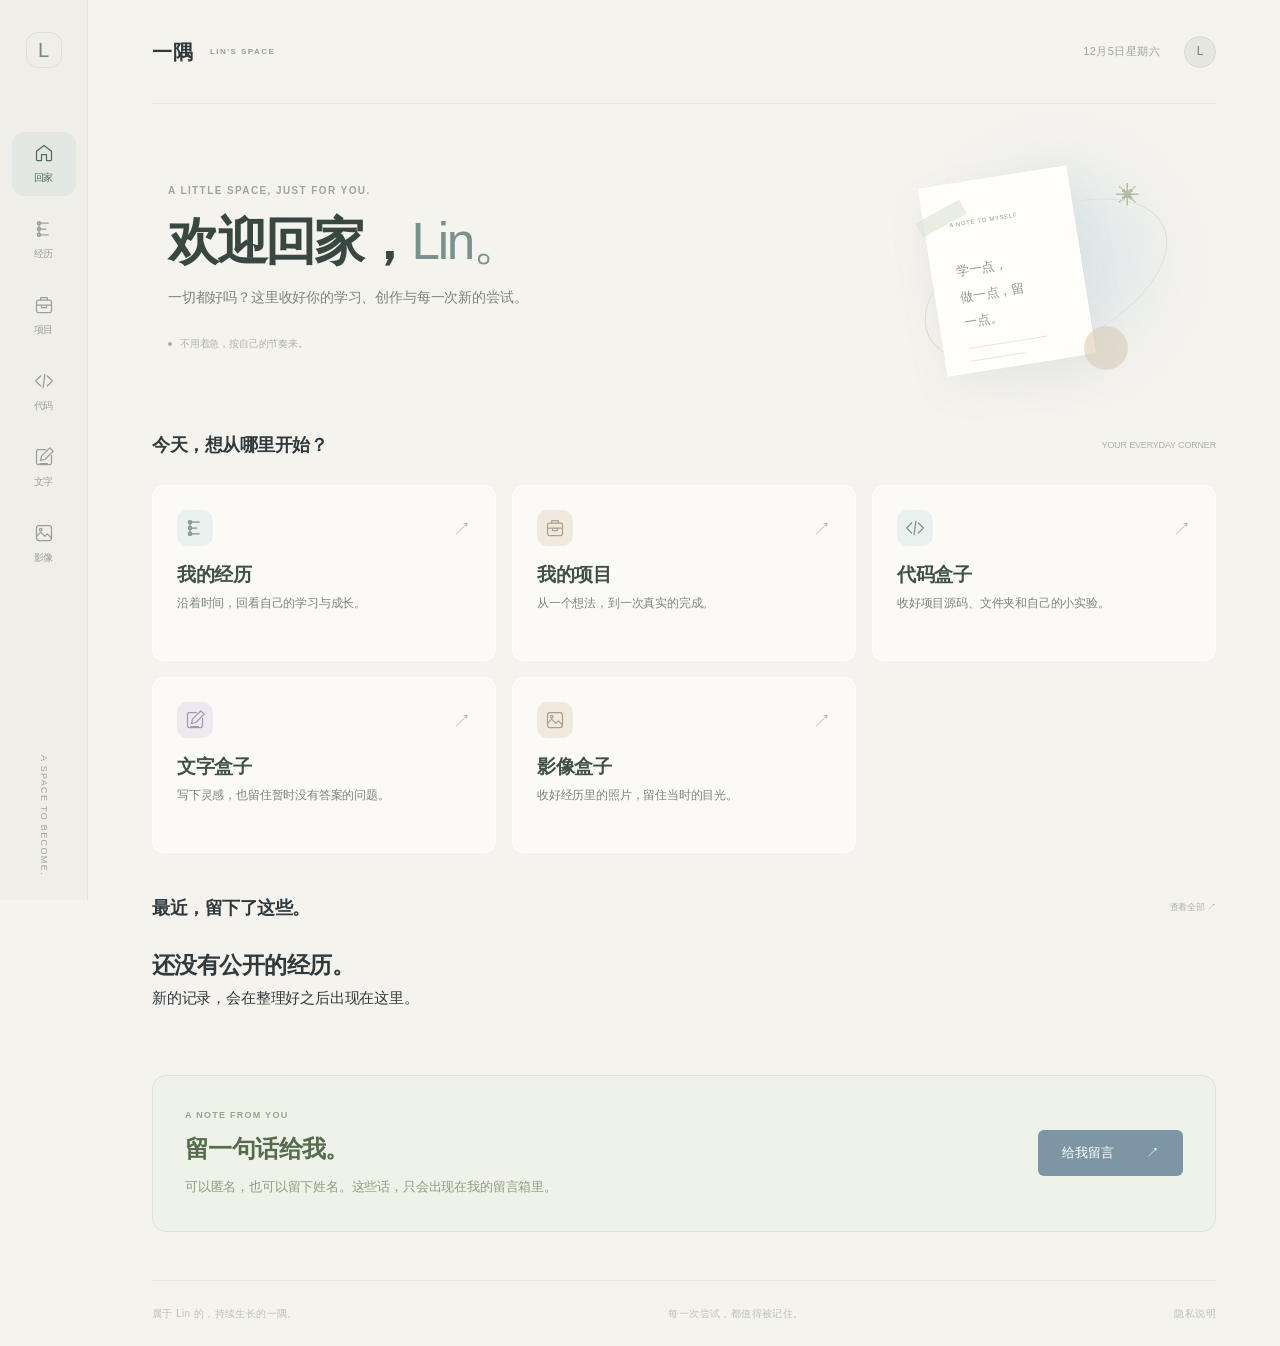
<file: index.html>
<!doctype html>
<html lang="zh-CN"><head><meta charset="UTF-8"><meta name="viewport" content="width=device-width,initial-scale=1"><meta name="theme-color" content="#f5f3ee"><meta name="description" content="欢迎回家，Lin。记录自己的学习、创作与我的项目。"><title>欢迎回家，Lin · 一隅</title><link rel="icon" href="assets/favicon.svg"><link rel="stylesheet" href="home.css"><script src="personal-shell.js" defer></script><script src="guestbook.js?v=20261101-supabase" defer></script><link rel="stylesheet" href="contact.css"><link rel="stylesheet" href="type.css"><script src="public-reader.js" defer></script><script src="visits.js?v=20261101-supabase" defer></script></head>
<body data-page="home"><a class="skip" href="#personal-main">跳到内容</a><aside id="personal-sidebar" aria-label="功能导航"></aside><div class="personal-shell"><header class="personal-header"><a class="home-wordmark" href="index.html">一隅 <span>LIN'S SPACE</span></a><div class="header-right"><span id="today-date"></span><span class="avatar" aria-label="Lin 的个人空间">L</span></div></header>
<main id="personal-main"><section class="welcome" aria-labelledby="welcome-title"><div class="welcome-copy"><p class="overline">A LITTLE SPACE, JUST FOR YOU.</p><h1 id="welcome-title">欢迎回家，<span>Lin。</span></h1><p class="description">一切都好吗？这里收好你的学习、创作与每一次新的尝试。</p><p class="greeting-note"><i></i><span id="greeting-note">不用着急，按自己的节奏来。</span></p></div><div class="welcome-art" aria-hidden="true"><span class="art-halo"></span><span class="art-orbit"></span><div class="art-paper"><small>A NOTE TO MYSELF</small><p>学一点，<br>做一点，留一点。</p><i></i><i></i></div><span class="art-circle"></span><span class="art-spark">✳</span></div></section>
<section aria-labelledby="start-title"><div class="section-top"><h2 id="start-title">今天，想从哪里开始？</h2><span>YOUR EVERYDAY CORNER</span></div><div class="home-grid">

<a class="home-action" href="journey.html"><span class="action-icon" data-icon="journey"></span><span class="action-arrow" aria-hidden="true">↗</span><h3>我的经历</h3><p>沿着时间，回看自己的学习与成长。</p></a>
<a class="home-action warm" href="projects.html"><span class="action-icon" data-icon="project"></span><span class="action-arrow" aria-hidden="true">↗</span><h3>我的项目</h3><p>从一个想法，到一次真实的完成。</p></a>
<a class="home-action" href="code.html"><span class="action-icon" data-icon="code"></span><span class="action-arrow" aria-hidden="true">↗</span><h3>代码盒子</h3><p>收好项目源码、文件夹和自己的小实验。</p></a>
<a class="home-action lilac" href="writing.html"><span class="action-icon" data-icon="writing"></span><span class="action-arrow" aria-hidden="true">↗</span><h3>文字盒子</h3><p>写下灵感，也留住暂时没有答案的问题。</p></a>
<a class="home-action warm" href="photos.html"><span class="action-icon" data-icon="photos"></span><span class="action-arrow" aria-hidden="true">↗</span><h3>影像盒子</h3><p>收好经历里的照片，留住当时的目光。</p></a>
</div></section><section class="recent-area" aria-labelledby="recent-title"><div class="section-top"><h2 id="recent-title">最近，留下了这些。</h2><a href="journey.html">查看全部 ↗</a></div><div id="recent-record"><div class="recent-card"><span class="recent-marker" data-icon="journey"></span><div><h3>正在打开公开记录…</h3></div></div></div></section><div id="home-message" role="status" aria-live="polite"></div><section id="contact" class="contact-home" aria-labelledby="contact-home-title"><div><p class="overline">A NOTE FROM YOU</p><h2 id="contact-home-title">留一句话给我。</h2><p>可以匿名，也可以留下姓名。这些话，只会出现在我的留言箱里。</p></div><button class="primary" id="open-contact">给我留言 <span aria-hidden="true">↗</span></button></section></main>
<footer class="personal-footer"><span>属于 Lin 的，持续生长的一隅。</span><span>每一次尝试，都值得被记住。</span><a href="privacy.html">隐私说明</a></footer></div></body></html>
</file>
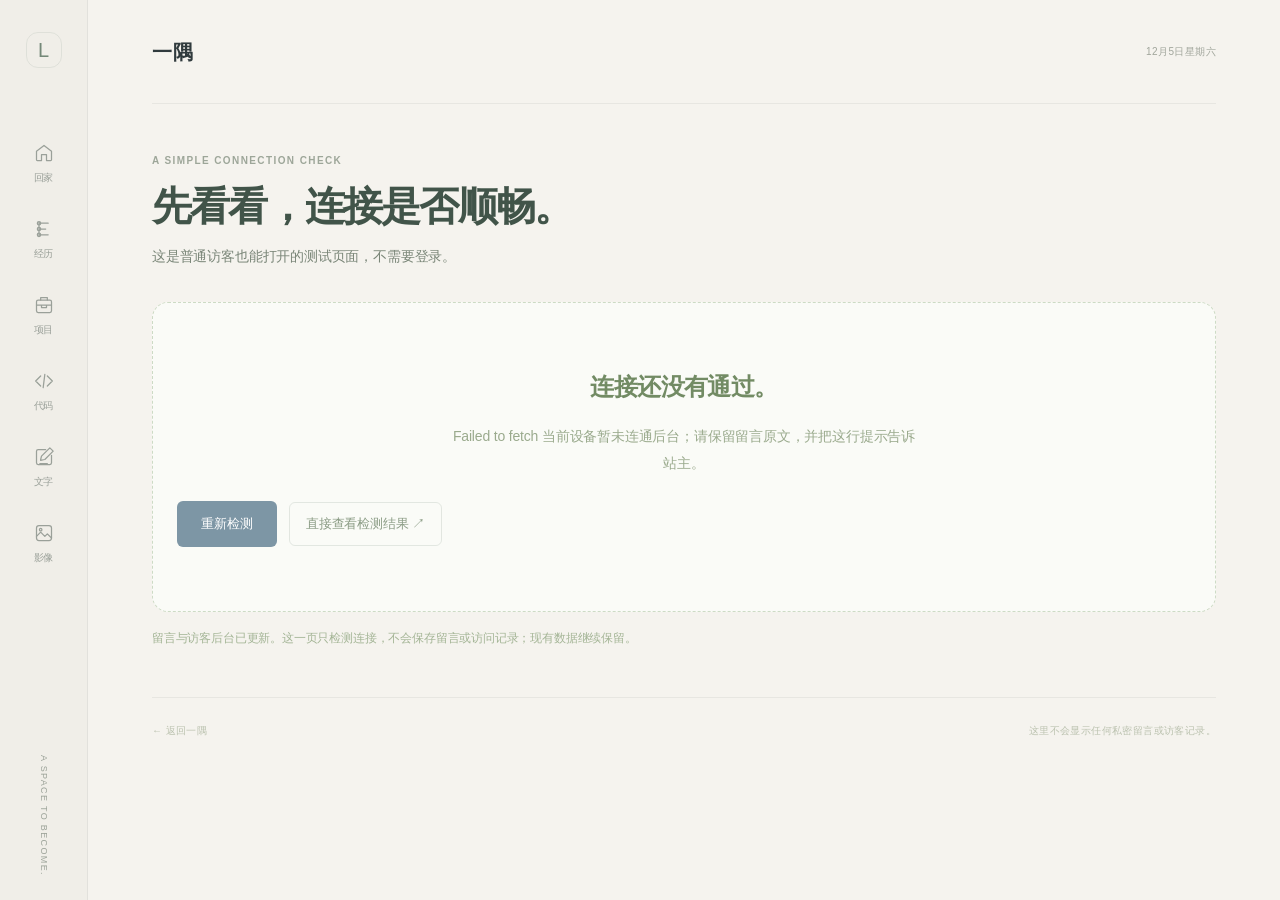
<file: backend-check.html>
<!doctype html>
<html lang="zh-CN"><head><meta charset="UTF-8"><meta name="viewport" content="width=device-width,initial-scale=1"><meta name="robots" content="noindex"><title>连接测试 · 一隅</title><link rel="icon" href="assets/favicon.svg"><link rel="stylesheet" href="home.css"><link rel="stylesheet" href="boxes.css"><link rel="stylesheet" href="type.css"><script src="personal-shell.js" defer></script><script src="connection-check.js" defer></script></head><body data-page="connection"><a class="skip" href="#connection-main">跳到内容</a><aside id="personal-sidebar"></aside><div class="personal-shell"><header class="personal-header"><a class="home-wordmark" href="index.html">一隅</a><span id="today-date"></span></header><main id="connection-main"><div class="box-heading"><div><p class="overline">A SIMPLE CONNECTION CHECK</p><h1>先看看，连接是否顺畅。</h1><p class="description">这是普通访客也能打开的测试页面，不需要登录。</p></div></div><section class="collection-empty" aria-labelledby="connection-title"><h2 id="connection-title">正在检查这台设备的连接…</h2><p id="connection-status" role="status" aria-live="polite">只发送测试编号，不会发送或保存留言内容。</p><div class="box-actions"><button class="primary" id="retry-connection" disabled>检测中…</button><a class="quiet" id="direct-connection" href="https://lkvtnmsfivdrfcflzsyx.supabase.co/functions/v1/connection-check" target="_blank" rel="noopener">直接查看检测结果 ↗</a></div></section><p class="box-note">留言与访客后台已更新。这一页只检测连接，不会保存留言或访问记录；现有数据继续保留。</p></main><footer class="personal-footer"><a href="index.html">← 返回一隅</a><span>这里不会显示任何私密留言或访客记录。</span></footer></div></body></html>
</file>
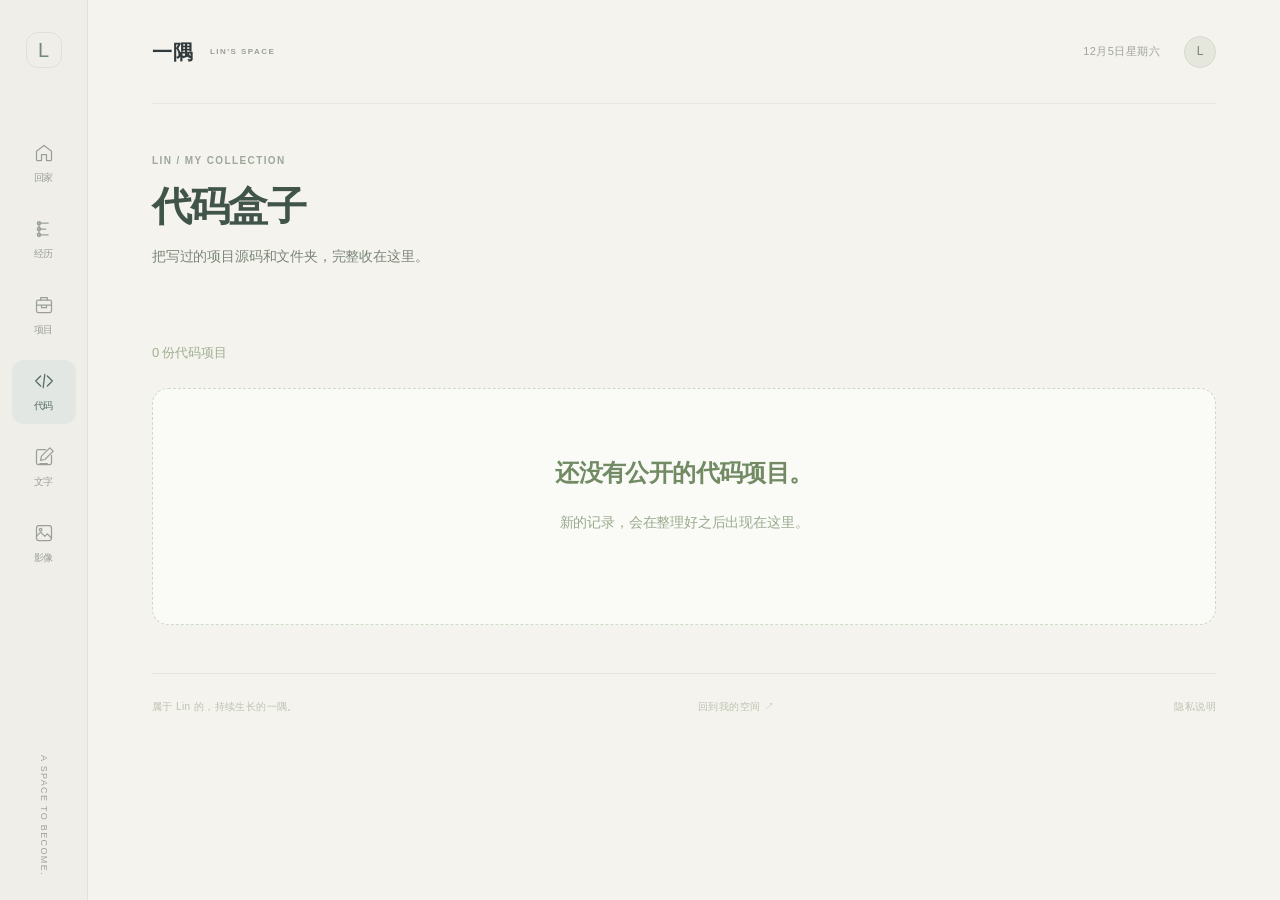
<file: code.html>
<!doctype html><html lang="zh-CN"><head><meta charset="UTF-8"><meta name="viewport" content="width=device-width,initial-scale=1"><meta name="theme-color" content="#f5f3ee"><title>代码盒子 · Lin 的一隅</title><link rel="icon" href="assets/favicon.svg"><link rel="stylesheet" href="home.css"><link rel="stylesheet" href="boxes.css"><link rel="stylesheet" href="type.css"><script src="personal-shell.js" defer></script><script src="public-reader.js" defer></script><script src="visits.js?v=20261101-supabase" defer></script></head><body data-page="code"><a class="skip" href="#box-main">跳到内容</a><aside id="personal-sidebar" aria-label="功能导航"></aside><div class="personal-shell"><header class="personal-header"><a class="home-wordmark" href="index.html">一隅 <span>LIN'S SPACE</span></a><div class="header-right"><span id="today-date"></span><span class="avatar" aria-label="Lin 的个人空间">L</span></div></header><main id="box-main"><div class="box-heading"><div><p class="overline">LIN / MY COLLECTION</p><h1>代码盒子</h1><p class="description">把写过的项目源码和文件夹，完整收在这里。</p></div><div id="box-top-actions"></div></div><div id="box-message" role="status" aria-live="polite"></div><div id="box-content"></div></main><footer class="personal-footer"><span>属于 Lin 的，持续生长的一隅。</span><a href="index.html">回到我的空间 ↗</a><a href="privacy.html">隐私说明</a></footer></div></body></html>
</file>
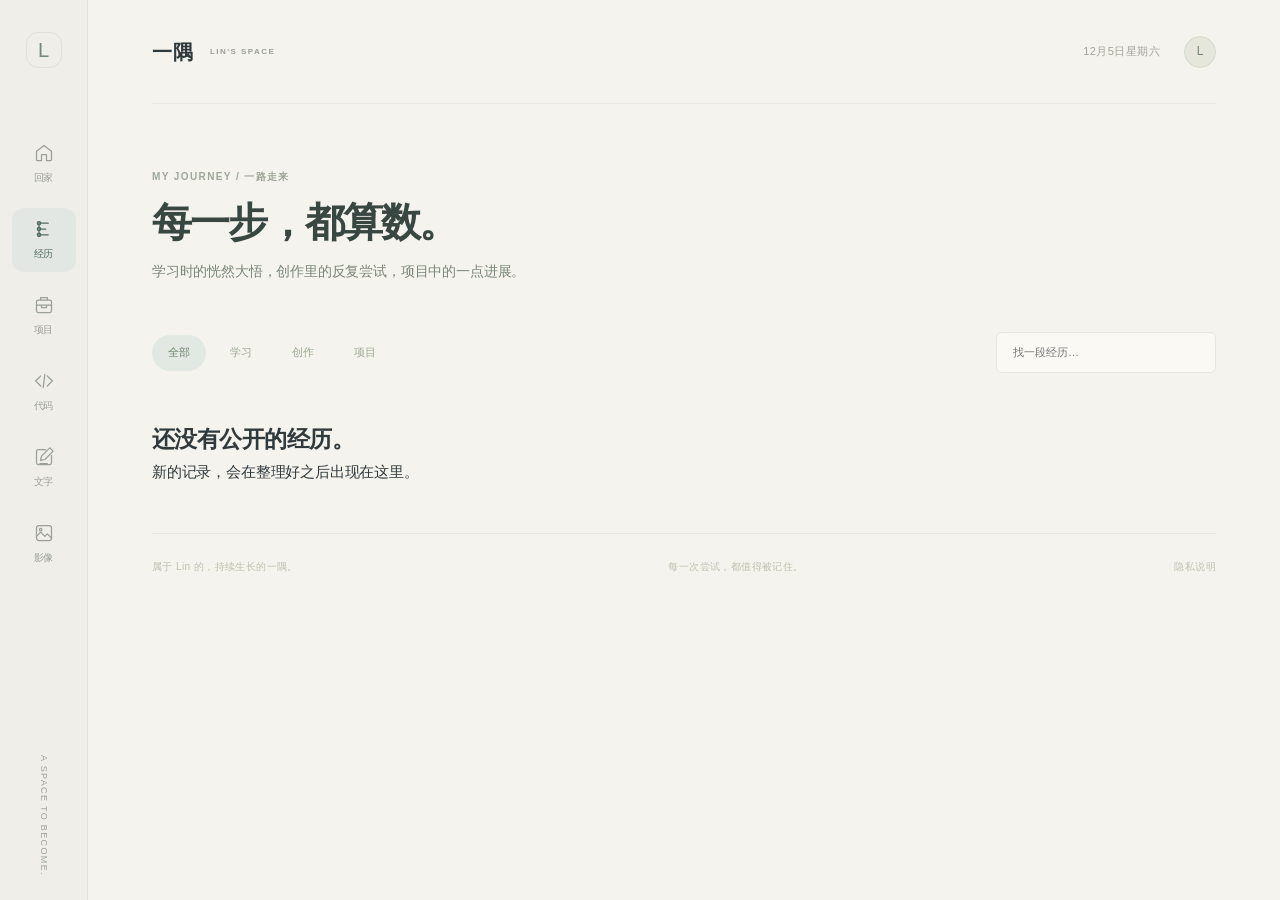
<file: journey.html>
<!doctype html>
<html lang="zh-CN"><head><meta charset="UTF-8"><meta name="viewport" content="width=device-width,initial-scale=1"><meta name="theme-color" content="#f5f3ee"><title>我的经历 · Lin 的一隅</title><meta name="description" content="记录 Lin 的学习、创作与项目过程。"><link rel="icon" href="assets/favicon.svg"><link rel="stylesheet" href="home.css"><script src="personal-shell.js" defer></script><link rel="stylesheet" href="type.css"><script src="public-reader.js" defer></script><script src="visits.js?v=20261101-supabase" defer></script></head>
<body data-page="journey"><a class="skip" href="#personal-main">跳到内容</a><aside id="personal-sidebar" aria-label="功能导航"></aside><div class="personal-shell"><header class="personal-header"><a class="home-wordmark" href="index.html">一隅 <span>LIN'S SPACE</span></a><div class="header-right"><span id="today-date"></span><span class="avatar" aria-label="Lin 的个人空间">L</span></div></header><main id="personal-main"><div class="journey-heading"><div><p class="overline">MY JOURNEY / 一路走来</p><h1>每一步，都算数。</h1><p class="description">学习时的恍然大悟，创作里的反复尝试，项目中的一点进展。</p></div></div><div class="journey-toolbar"><div class="journey-filters" aria-label="按经历类型筛选"><button data-category="全部" class="active" aria-pressed="true">全部</button><button data-category="学习" aria-pressed="false">学习</button><button data-category="创作" aria-pressed="false">创作</button><button data-category="项目" aria-pressed="false">项目</button></div><label class="journey-search"><span class="sr-only">搜索经历</span><input id="journey-search" type="search" placeholder="找一段经历…"></label></div><div id="home-message" role="status" aria-live="polite"></div><div id="journey-list"></div></main><footer class="personal-footer"><span>属于 Lin 的，持续生长的一隅。</span><span>每一次尝试，都值得被记住。</span><a href="privacy.html">隐私说明</a></footer></div></body></html>
</file>
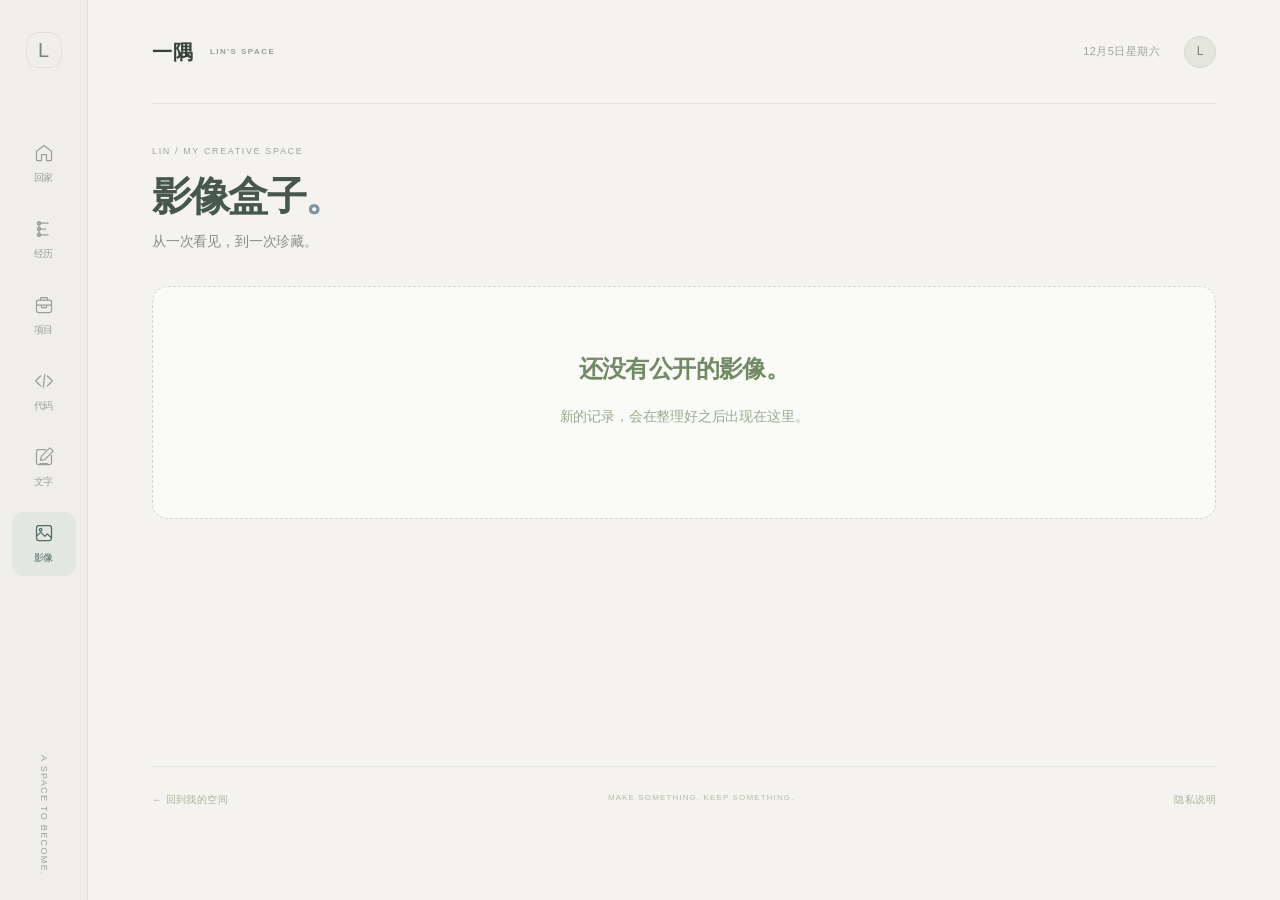
<file: photos.html>
<!doctype html>
<html lang="zh-CN"><head><meta charset="UTF-8"><meta name="viewport" content="width=device-width,initial-scale=1"><meta name="theme-color" content="#f5f3ee"><meta name="description" content="一隅影像盒子：代码实验、摄影档案与文字编辑。"><title>影像盒子 · 一隅</title><link rel="icon" href="assets/favicon.svg"><link rel="stylesheet" href="styles.css"><link rel="stylesheet" href="workbench.css"><link rel="stylesheet" href="home.css"><link rel="stylesheet" href="workbench-light.css"><link rel="stylesheet" href="type.css"><script src="personal-shell.js" defer></script><script src="public-reader.js" defer></script><script src="visits.js?v=20261101-supabase" defer></script><link rel="stylesheet" href="boxes.css"></head>
<body class="studio-body" data-page="photos" data-view="photos"><a class="skip" href="#studio-main">跳到内容</a><aside id="personal-sidebar" aria-label="功能导航"></aside><div class="personal-shell"><header class="personal-header"><a class="home-wordmark studio-brand" href="index.html">一隅 <span>LIN'S SPACE</span></a><div class="header-right"><span id="today-date"></span><span class="avatar" aria-label="Lin 的个人空间">L</span></div></header>
<main id="studio-main" class="studio-main"><div class="studio-intro"><p class="eyebrow accent">LIN / MY CREATIVE SPACE</p><h1>影像盒子<span class="accent">。</span></h1><p>从一次看见，到一次珍藏。</p></div>

<div id="studio-message" role="status" aria-live="polite"></div><div id="workspace" class="workspace"></div></main>
<dialog id="studio-lightbox" class="lightbox" aria-label="摄影作品预览"><div class="lightbox-top"><span id="studio-photo-count"></span><button class="dialog-close" aria-label="关闭预览">×</button></div><div class="lightbox-stage"><button class="lightbox-arrow prev" aria-label="上一张">←</button><img id="studio-full-photo" alt=""><button class="lightbox-arrow next" aria-label="下一张">→</button></div><div class="lightbox-caption"><div><h3 id="studio-photo-title"></h3><p>影像档案</p></div></div></dialog>

<footer class="studio-footer personal-footer"><a href="index.html">← 回到我的空间</a><span>MAKE SOMETHING. KEEP SOMETHING.</span><a href="privacy.html">隐私说明</a></footer></div></body></html>
</file>
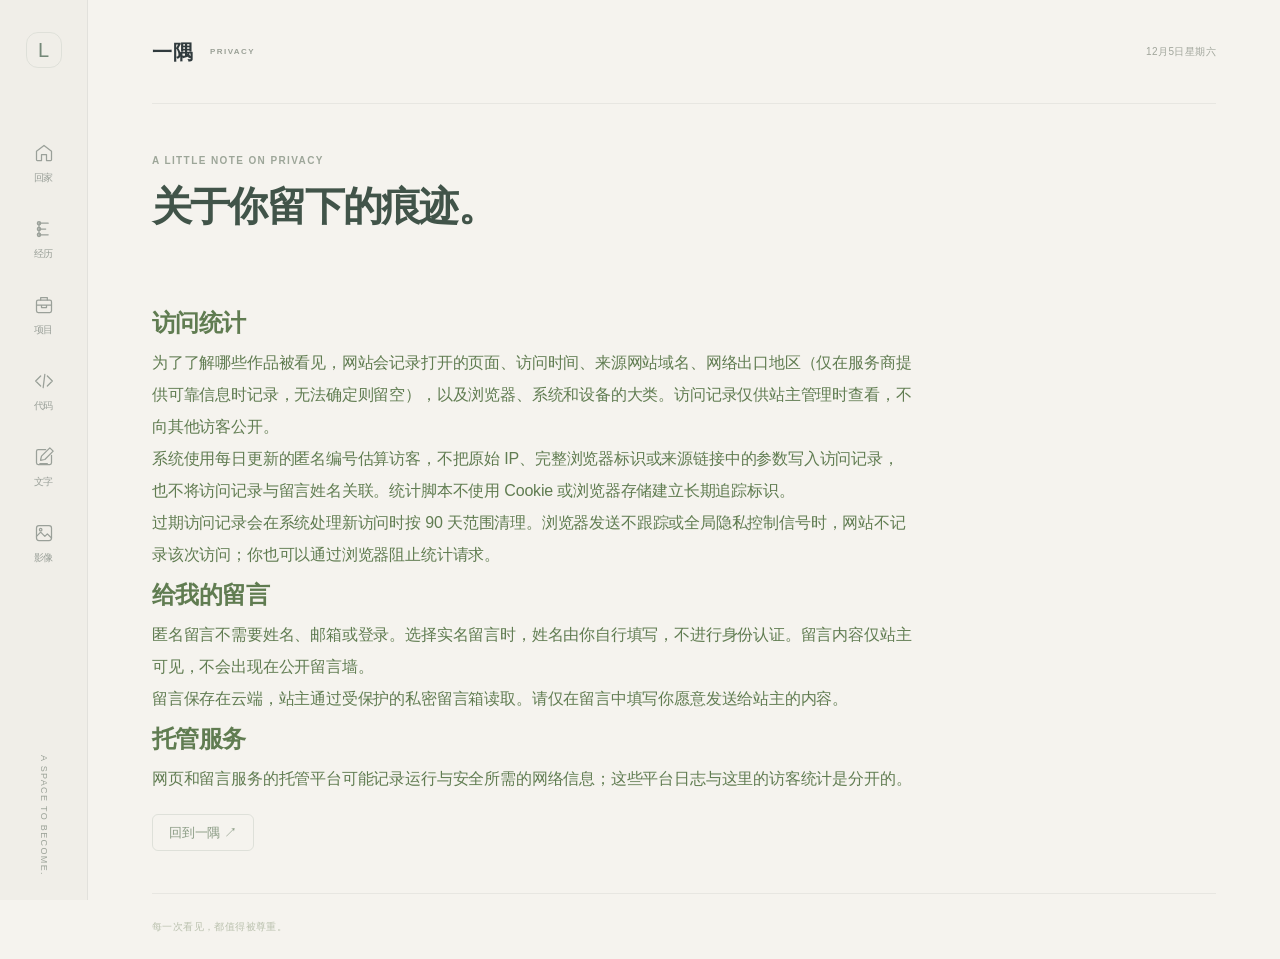
<file: privacy.html>
<!doctype html>
<html lang="zh-CN"><head><meta charset="UTF-8"><meta name="viewport" content="width=device-width,initial-scale=1"><meta name="description" content="一隅的访问统计与私密留言说明。"><title>隐私说明 · 一隅</title><link rel="icon" href="assets/favicon.svg"><link rel="stylesheet" href="home.css"><link rel="stylesheet" href="boxes.css"><link rel="stylesheet" href="type.css"><script src="personal-shell.js" defer></script></head><body data-page="privacy"><a class="skip" href="#privacy-main">跳到内容</a><aside id="personal-sidebar"></aside><div class="personal-shell"><header class="personal-header"><a class="home-wordmark" href="index.html">一隅 <span>PRIVACY</span></a><span id="today-date"></span></header><main id="privacy-main"><div class="box-heading"><div><p class="overline">A LITTLE NOTE ON PRIVACY</p><h1>关于你留下的痕迹。</h1></div></div><article class="writing-reader"><h2>访问统计</h2><p>为了了解哪些作品被看见，网站会记录打开的页面、访问时间、来源网站域名、网络出口地区（仅在服务商提供可靠信息时记录，无法确定则留空），以及浏览器、系统和设备的大类。访问记录仅供站主管理时查看，不向其他访客公开。</p><p>系统使用每日更新的匿名编号估算访客，不把原始 IP、完整浏览器标识或来源链接中的参数写入访问记录，也不将访问记录与留言姓名关联。统计脚本不使用 Cookie 或浏览器存储建立长期追踪标识。</p><p>过期访问记录会在系统处理新访问时按 90 天范围清理。浏览器发送不跟踪或全局隐私控制信号时，网站不记录该次访问；你也可以通过浏览器阻止统计请求。</p><h2>给我的留言</h2><p>匿名留言不需要姓名、邮箱或登录。选择实名留言时，姓名由你自行填写，不进行身份认证。留言内容仅站主可见，不会出现在公开留言墙。</p><p>留言保存在云端，站主通过受保护的私密留言箱读取。请仅在留言中填写你愿意发送给站主的内容。</p><h2>托管服务</h2><p>网页和留言服务的托管平台可能记录运行与安全所需的网络信息；这些平台日志与这里的访客统计是分开的。</p></article><a class="quiet" href="index.html">回到一隅 ↗</a></main><footer class="personal-footer"><span>每一次看见，都值得被尊重。</span></footer></div></body></html>
</file>
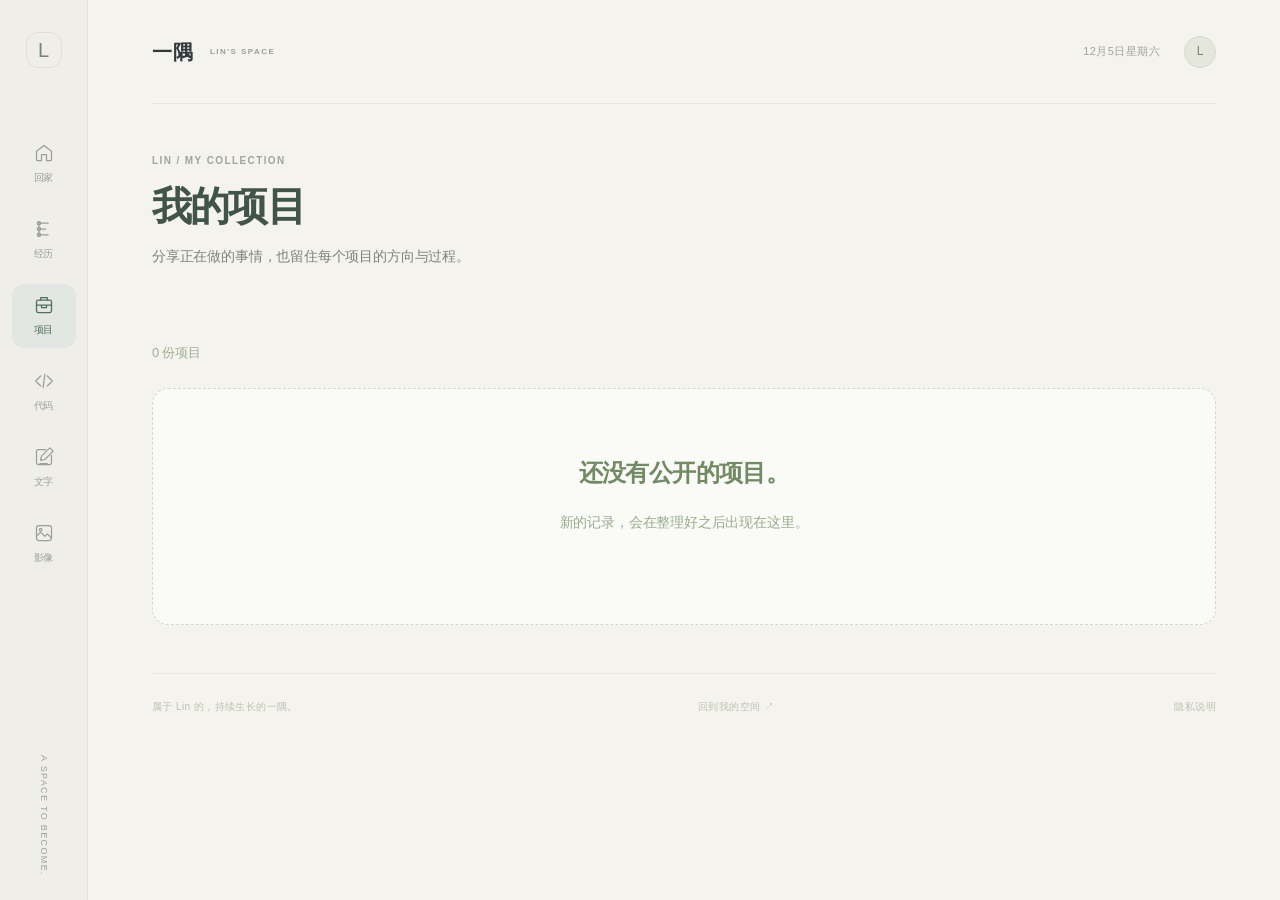
<file: projects.html>
<!doctype html><html lang="zh-CN"><head><meta charset="UTF-8"><meta name="viewport" content="width=device-width,initial-scale=1"><meta name="theme-color" content="#f5f3ee"><title>我的项目 · Lin 的一隅</title><link rel="icon" href="assets/favicon.svg"><link rel="stylesheet" href="home.css"><link rel="stylesheet" href="boxes.css"><link rel="stylesheet" href="type.css"><script src="personal-shell.js" defer></script><script src="public-reader.js" defer></script><script src="visits.js?v=20261101-supabase" defer></script></head><body data-page="project"><a class="skip" href="#box-main">跳到内容</a><aside id="personal-sidebar" aria-label="功能导航"></aside><div class="personal-shell"><header class="personal-header"><a class="home-wordmark" href="index.html">一隅 <span>LIN'S SPACE</span></a><div class="header-right"><span id="today-date"></span><span class="avatar" aria-label="Lin 的个人空间">L</span></div></header><main id="box-main"><div class="box-heading"><div><p class="overline">LIN / MY COLLECTION</p><h1>我的项目</h1><p class="description">分享正在做的事情，也留住每个项目的方向与过程。</p></div><div id="box-top-actions"></div></div><div id="box-message" role="status" aria-live="polite"></div><div id="box-content"></div></main><footer class="personal-footer"><span>属于 Lin 的，持续生长的一隅。</span><a href="index.html">回到我的空间 ↗</a><a href="privacy.html">隐私说明</a></footer></div></body></html>
</file>
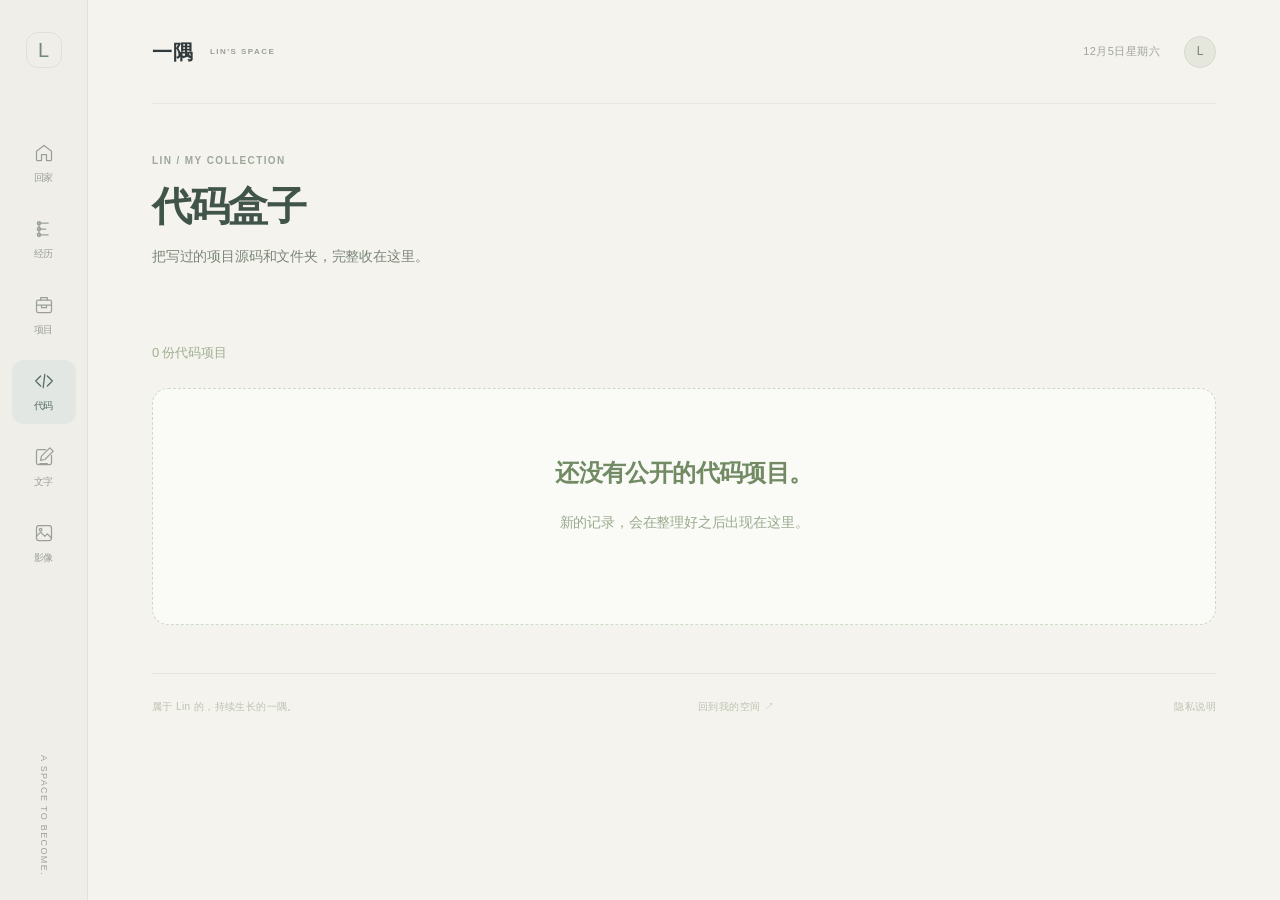
<file: workbench.html>
<!doctype html><html lang="zh-CN"><meta charset="UTF-8"><meta name="viewport" content="width=device-width,initial-scale=1"><title>一隅</title><body><a href="code.html">查看代码盒子</a><script>location.replace(({photos:"photos.html",writing:"writing.html"})[new URLSearchParams(location.search).get("view")]||"code.html");</script></body></html>
</file>
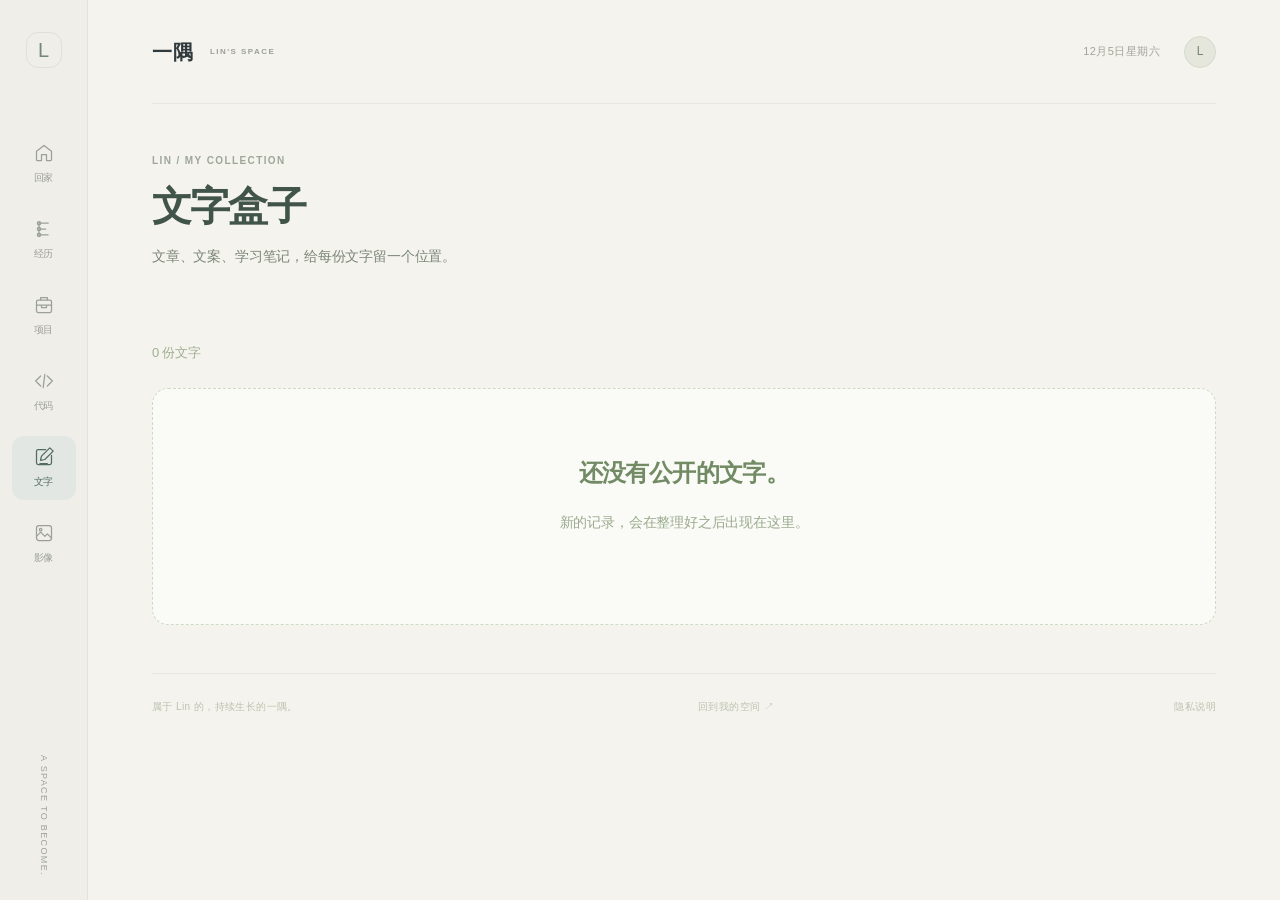
<file: writing.html>
<!doctype html><html lang="zh-CN"><head><meta charset="UTF-8"><meta name="viewport" content="width=device-width,initial-scale=1"><meta name="theme-color" content="#f5f3ee"><title>文字盒子 · Lin 的一隅</title><link rel="icon" href="assets/favicon.svg"><link rel="stylesheet" href="home.css"><link rel="stylesheet" href="boxes.css"><link rel="stylesheet" href="type.css"><script src="personal-shell.js" defer></script><script src="public-reader.js" defer></script><script src="visits.js?v=20261101-supabase" defer></script></head><body data-page="writing"><a class="skip" href="#box-main">跳到内容</a><aside id="personal-sidebar" aria-label="功能导航"></aside><div class="personal-shell"><header class="personal-header"><a class="home-wordmark" href="index.html">一隅 <span>LIN'S SPACE</span></a><div class="header-right"><span id="today-date"></span><span class="avatar" aria-label="Lin 的个人空间">L</span></div></header><main id="box-main"><div class="box-heading"><div><p class="overline">LIN / MY COLLECTION</p><h1>文字盒子</h1><p class="description">文章、文案、学习笔记，给每份文字留一个位置。</p></div><div id="box-top-actions"></div></div><div id="box-message" role="status" aria-live="polite"></div><div id="box-content"></div></main><footer class="personal-footer"><span>属于 Lin 的，持续生长的一隅。</span><a href="index.html">回到我的空间 ↗</a><a href="privacy.html">隐私说明</a></footer></div></body></html>
</file>
<file: home.css>
:root{color-scheme:light;--bg:#f5f3ee;--ink:#303a3d;--muted:#929894;--blue:#748d9f;--line:#323e3c12;--curve:cubic-bezier(.22,1,.36,1)}*{box-sizing:border-box}body{margin:0;background:var(--bg);color:var(--ink);font-family:Manrope,'PingFang SC','Microsoft YaHei',sans-serif;font-size:13px;line-height:1.7;-webkit-font-smoothing:antialiased}a{color:inherit;text-decoration:none}button,input,select,textarea{font:inherit}button,a{touch-action:manipulation;-webkit-tap-highlight-color:transparent}button{cursor:pointer;color:inherit}button{border:0}button,a{transition:transform .5s var(--curve),background .3s var(--curve),color .3s var(--curve),box-shadow .5s var(--curve)}button:active,.primary:active{transform:scale(.98)}h1,h2,h3,p{margin:0;text-wrap:pretty}h1,h2,h3{text-wrap:balance}svg{width:20px;height:20px;fill:none;stroke:currentColor;stroke-width:1.5;stroke-linecap:round;stroke-linejoin:round}::selection{background:#beced7}:focus-visible{outline:2px solid #829eaf;outline-offset:5px}.sr-only{position:absolute;width:1px;height:1px;padding:0;overflow:hidden;clip:rect(0,0,0,0);white-space:nowrap}.skip{position:fixed;top:12px;left:100px;background:#364954;color:white;padding:12px 24px;z-index:100;transform:translateY(-150%)}.skip:focus{transform:none}[hidden]{display:none!important}
#personal-sidebar{position:fixed;inset:0 auto 0 0;width:88px;border-right:1px solid var(--line);display:flex;flex-direction:column;align-items:center;padding:32px 0 24px;background:#f0eee8;z-index:30}.rail-brand{width:36px;height:36px;border:1px solid #929e942e;border-radius:12px;display:grid;place-items:center;font-size:20px;color:#748878;font-weight:500}.rail-nav{display:flex;flex-direction:column;gap:12px;margin-top:64px;width:100%;align-items:center}.rail-link{display:flex;flex-direction:column;align-items:center;justify-content:center;gap:6px;width:64px;height:64px;border-radius:12px;color:#9aa099;font-size:9px;background:transparent}.rail-link svg{width:20px;height:20px}.rail-link:hover{background:#e8e7df;color:#52655d}.rail-link.current{background:#e2e7e4;color:#536c62}.rail-bottom{margin-top:auto;color:#9ba298;font-size:9px;writing-mode:vertical-rl;letter-spacing:.15em}.personal-shell{margin-left:88px;padding:0 64px;max-width:1600px}.personal-header{height:104px;display:flex;align-items:center;justify-content:space-between;border-bottom:1px solid var(--line)}.home-wordmark{font-size:20px;font-weight:500;display:flex;gap:16px;align-items:center;letter-spacing:.05em}.home-wordmark span{font-size:8px;letter-spacing:.18em;color:#9aa096}.header-right{display:flex;gap:24px;align-items:center}#today-date{font-size:10px;color:#a0a59b;letter-spacing:.04em}.avatar{width:32px;height:32px;display:grid;place-items:center;background:#e5e7dd;color:#758574;border:1px solid #d5dbcf;border-radius:50%;font-size:12px}.overline{font-size:9px;letter-spacing:.18em;color:#9da699}.welcome{position:relative;min-height:326px;display:flex;align-items:center;padding:40px 16px;isolation:isolate}.welcome-copy{z-index:2}.welcome h1,.journey-heading h1{font-weight:400;font-size:clamp(40px,4vw,60px);line-height:1.5;letter-spacing:-.055em;margin-top:12px;color:#394743}.welcome h1 span{color:#78928d}.welcome .description{margin-top:12px}.description{color:#9ba397;font-size:12px;line-height:1.9}.welcome .greeting-note{font-size:10px;color:#adb3a4;margin-top:24px;display:flex;gap:8px;align-items:center}.greeting-note i{width:4px;height:4px;background:#a9b29b;border-radius:50%}.welcome-art{position:absolute;right:6%;top:40px;width:260px;height:250px;z-index:0}.art-halo{position:absolute;width:190px;height:190px;border-radius:50%;background:#e0e8e9;top:24px;right:0;filter:blur(32px)}.art-orbit{position:absolute;inset:24px -24px 0 24px;border:1px solid #dbe0d3;border-radius:50%;transform:rotate(-25deg) scaleY(.6)}.art-paper{position:absolute;width:150px;height:190px;top:32px;left:40px;background:#fffefa;border:1px solid #fff;box-shadow:0 16px 40px #89978c15;transform:rotate(-9deg);padding:24px;color:#8d9a8d}.art-paper:before{content:'';position:absolute;left:-8px;top:24px;width:50px;height:16px;background:#e1e6d7b0;transform:rotate(-20deg)}.art-paper small{font-size:6px;letter-spacing:.12em}.art-paper p{font-size:13px;line-height:2;margin-top:24px}.art-paper i{display:block;height:1px;width:80%;background:#e3e8df;margin-top:12px}.art-paper i:last-child{width:55%}.art-circle{position:absolute;bottom:24px;right:24px;width:44px;height:44px;border-radius:50%;background:#d8c8b4;opacity:.55}.art-spark{position:absolute;top:32px;right:12px;font-size:24px;color:#b4bea6}.section-top{display:flex;align-items:center;justify-content:space-between;margin-bottom:24px}.section-top h2{font-size:14px;font-weight:500}.section-top>span,.section-top>a{font-size:9px;color:#adb3a5}.home-grid{display:grid;grid-template-columns:repeat(3,minmax(0,1fr));gap:16px}.home-action{position:relative;display:flex;flex-direction:column;align-items:flex-start;min-height:156px;padding:24px;background:#fbfaf6;border:1px solid #ffffffc0;border-radius:12px;text-align:left;overflow:hidden}.home-action:hover{background:#fffefa;box-shadow:0 12px 24px #5b70680b;transform:translateY(-3px)}.action-icon{width:36px;height:36px;display:grid;place-items:center;border-radius:10px;background:#eaf0ed;color:#82958b;margin-bottom:16px}.home-action h3{font-size:16px;font-weight:500;color:#52635c;letter-spacing:-.02em}.home-action p{font-size:10px;color:#a3ad9e;margin-top:6px}.action-arrow{position:absolute;right:24px;top:28px;color:#b1b9aa;font-size:18px}.home-action.featured{background:#e3ebed;border-color:#e3ebed}.featured .action-icon{background:#d7e3e6;color:#778e9b}.featured h3{color:#526c79}.featured p{color:#92a6aa}.featured .action-arrow{color:#819aa6}.home-action.warm .action-icon{background:#f0e9df;color:#b19f88}.home-action.lilac .action-icon{background:#ece9f0;color:#a29aaf}.recent-area{margin-top:40px}.recent-card{display:flex;gap:24px;align-items:center;padding:24px;background:#f9f8f3;border:1px dashed #dce1d4;border-radius:12px;min-height:100px}.recent-marker{width:40px;height:40px;border-radius:50%;background:#edf0e5;color:#a4af98;display:grid;place-items:center;flex-shrink:0}.recent-card h3{font-size:12px;font-weight:500;color:#7e8a74}.recent-card p{font-size:10px;color:#aab29e;margin-top:4px}.recent-card .recent-link{margin-left:auto;font-size:10px;color:#8c9b80;white-space:nowrap}.personal-footer{display:flex;justify-content:space-between;gap:24px;margin-top:48px;padding:24px 0;border-top:1px solid var(--line);color:#bbc2af;font-size:8px;letter-spacing:.04em}.local-note{font-size:9px;color:#b1b9a5;margin-top:16px}#home-message{min-height:24px;color:#7e9687;font-size:11px}.home-action:focus-visible{outline-offset:3px}
.journey-heading{display:flex;align-items:center;justify-content:space-between;gap:32px;padding:64px 0 48px}.journey-heading h1{font-size:40px}.journey-heading .description{margin-top:12px}.primary{display:inline-flex;align-items:center;justify-content:space-between;gap:32px;padding:12px 24px;border-radius:6px;background:#7d96a5;color:white;font-size:11px;min-height:44px;white-space:nowrap}.primary:hover{background:#6c8798}.primary:disabled{opacity:.6;cursor:wait}.quiet{background:transparent;border:1px solid #7c917f30;border-radius:6px;padding:10px 16px;font-size:11px;color:#8b9c85;min-height:40px}.quiet:hover{background:#e9ece3}.journey-toolbar{display:flex;align-items:center;justify-content:space-between;gap:24px;margin-bottom:24px}.journey-filters{display:flex;gap:8px}.journey-filters button{background:transparent;border-radius:24px;padding:8px 16px;min-height:36px;font-size:11px;color:#9da993}.journey-filters button.active{background:#e2e9e2;color:#70866f}.journey-search input{width:220px;background:#faf9f4;border:1px solid #e5e8de;border-radius:6px;padding:10px 16px;font-size:11px;color:#6e7d65;outline-offset:3px}.journey-empty{padding:80px 24px;text-align:center;border:1px dashed #d8e0d0;border-radius:12px;background:#faf9f4}.journey-empty svg{width:36px;height:36px;color:#b2bfa5}.journey-empty h2{font-size:20px;font-weight:400;color:#8b9b7b;margin-top:24px}.journey-empty p{font-size:11px;color:#a7b399;margin:12px 0 24px}.timeline-item{position:relative;display:grid;grid-template-columns:120px 1fr;gap:32px;padding:24px 0;border-bottom:1px solid var(--line)}.timeline-date{color:#acb89f;font-size:10px;padding-top:8px}.timeline-card{display:block;width:100%;text-align:left;padding:24px;border:1px solid #ffffffc0;border-radius:10px;background:#fbfaf7}.timeline-card:hover{background:#fffefa;transform:translateY(-2px)}.timeline-top{display:flex;gap:12px;align-items:center;margin-bottom:8px}.timeline-tag{font-size:9px;color:#8da38a;background:#edf2e9;padding:2px 8px;border-radius:4px}.timeline-state{font-size:9px;color:#b1baa6}.timeline-card h2{font-size:20px;font-weight:400;color:#6e8262}.timeline-card p{font-size:11px;color:#a3b093;margin-top:12px;white-space:pre-wrap;overflow-wrap:anywhere}.timeline-card .next-step{border-top:1px solid #e9ede1;margin-top:16px;padding-top:12px;font-size:10px;color:#91a17f}.next-step span{color:#b0bda0;margin-right:12px}
dialog{color:var(--ink);background:#faf9f5;border:1px solid #ffffffa0;border-radius:16px;padding:40px;width:min(680px,calc(100vw - 32px));max-height:90svh;box-shadow:0 24px 100px #3b534125;overscroll-behavior:contain}dialog::backdrop{background:#344a4245;backdrop-filter:blur(8px)}.dialog-title-row{display:flex;align-items:start;justify-content:space-between;gap:24px}.dialog-title-row h2{font-size:24px;font-weight:400;color:#637c58}.dialog-title-row p{font-size:11px;color:#a1b094;margin-top:8px}.close-dialog{background:transparent;font-size:24px;line-height:1;width:32px;height:32px;color:#a3b396}.form-grid{display:grid;grid-template-columns:1fr 1fr;gap:16px;margin-top:24px}label.field{display:block;color:#8c9f7c;font-size:10px}.field input,.field textarea,.field select{display:block;width:100%;background:#f1f3eb;border:1px solid #e4e9da;border-radius:6px;color:#6c835a;padding:12px;font-size:12px;margin-top:8px;outline-offset:3px}.field textarea{resize:vertical;min-height:88px;line-height:1.8}.field.full{grid-column:1/-1}.field textarea.big{min-height:120px}.field input::placeholder,.field textarea::placeholder{color:#b7c4a8}.form-actions{display:flex;justify-content:space-between;align-items:center;gap:16px;margin-top:24px}.form-note{font-size:9px;color:#a7b89a}.form-error{font-size:11px;color:#af7966;min-height:20px;margin-top:12px}.detail-meta{font-size:10px;color:#a6b99a;margin:16px 0 24px}.record-section{margin-top:24px}.record-section h3{font-size:11px;font-weight:500;color:#a3b995;margin-bottom:8px}.record-section p{font-size:13px;line-height:2;color:#859f73;white-space:pre-wrap;overflow-wrap:anywhere}.record-actions{display:flex;gap:12px;flex-wrap:wrap;margin-top:32px}.record-actions .danger{color:#b88876}.confirm-copy{color:#a5b798;font-size:12px;line-height:1.9;margin-top:16px}.welcome-copy{animation:arrive 1s var(--curve) both}.home-action{animation:arrive .8s var(--curve) both}.home-action:nth-child(2){animation-delay:.06s}.home-action:nth-child(3){animation-delay:.12s}.home-action:nth-child(4){animation-delay:.18s}.home-action:nth-child(5){animation-delay:.24s}.home-action:nth-child(6){animation-delay:.3s}@keyframes arrive{from{opacity:0;transform:translateY(16px)}to{opacity:1;transform:none}}
@media(min-width:1600px){.personal-shell{margin-right:auto;margin-left:88px;padding-left:96px;padding-right:96px}.welcome{min-height:370px}}
@media(max-width:1100px){.personal-shell{padding:0 40px}.welcome-art{right:0;transform:scale(.85);transform-origin:right center}.welcome h1{font-size:44px}.home-action{padding:24px 20px}.home-action h3{font-size:14px}.action-arrow{right:20px}.welcome .description{font-size:11px}}
@media(max-width:760px){#personal-sidebar{inset:auto 0 0;width:100%;height:72px;padding:0;background:#f4f3ecf5;border-right:0;border-top:1px solid #dfe7d7;backdrop-filter:blur(16px)}.rail-brand,.rail-bottom{display:none}.rail-nav{margin:0;flex-direction:row;justify-content:space-around;gap:0;height:100%}.rail-link{width:16%;height:58px;border-radius:8px;gap:3px;font-size:8px}.rail-link svg{width:18px;height:18px}.personal-shell{margin-left:0;padding:0 24px 80px}.personal-header{height:80px}.home-wordmark{font-size:18px;gap:12px}.home-wordmark span{font-size:7px}.header-right{gap:12px}#today-date{font-size:8px}.avatar{width:28px;height:28px}.welcome{min-height:270px;padding:32px 0}.welcome h1{font-size:36px;margin-top:12px}.welcome .description{font-size:10px;max-width:250px}.welcome-art{right:-20px;top:50px;transform:scale(.5);opacity:.5;transform-origin:right top}.welcome .greeting-note{font-size:9px;margin-top:24px}.overline{font-size:8px}.home-grid{grid-template-columns:repeat(2,minmax(0,1fr));gap:12px}.home-action{min-height:156px;padding:20px 16px}.home-action h3{font-size:14px}.home-action p{font-size:9px;max-width:120px}.action-icon{width:32px;height:32px;margin-bottom:16px}.action-arrow{right:16px;top:20px;font-size:16px}.section-top{margin-bottom:16px}.section-top h2{font-size:13px}.section-top>span{font-size:8px}.recent-area{margin-top:32px}.recent-card{padding:20px 16px;gap:12px;flex-wrap:wrap}.recent-card h3{font-size:11px}.recent-card p{font-size:9px}.recent-card .recent-link{font-size:9px}.recent-marker{width:32px;height:32px}.personal-footer{font-size:7px;margin-top:32px;padding:20px 0;gap:12px}.personal-footer span:last-child{text-align:right}.journey-heading{padding:40px 0 32px;flex-direction:column;align-items:start;gap:24px}.journey-heading h1{font-size:30px}.journey-heading .description{font-size:10px}.journey-toolbar{gap:16px;flex-wrap:wrap}.journey-filters{gap:4px}.journey-filters button{padding:8px 12px;font-size:10px}.journey-search,.journey-search input{width:100%}.timeline-item{grid-template-columns:1fr;gap:8px;padding:16px 0}.timeline-card{padding:20px}.timeline-card h2{font-size:18px}.timeline-card p{font-size:11px}.journey-empty{padding:48px 24px}.journey-empty h2{font-size:18px}.journey-empty p{font-size:10px}dialog{padding:24px;max-height:90svh}.dialog-title-row h2{font-size:20px}.form-grid{gap:12px}.form-actions{flex-wrap:wrap}.form-note{font-size:8px}.field input,.field textarea,.field select{font-size:12px}.record-section p{font-size:12px}.record-actions{gap:8px}.quiet{font-size:10px}.primary{font-size:10px}}
.welcome{overflow:hidden}.description,.welcome .description{color:#788374}.home-action p{color:#7c8775}.featured p{color:#708893}.recent-card p{color:#87957a}.timeline-card p{color:#718666}.timeline-card h2{color:#526b47}.record-section p{color:#536b48}.field{color:#708563!important}.field input,.field textarea,.field select{color:#4f6844}.dialog-title-row h2{color:#4f6844}.dialog-title-row p{color:#7d9270}.form-note,.detail-meta{color:#849875}.timeline-card .next-step{color:#748b68}
@media(prefers-reduced-motion:reduce){*,*:before,*:after{animation:none!important;transition:none!important}.home-action:hover,.timeline-card:hover{transform:none}}
</file>
<file: contact.css>
.contact-home{margin:40px 0 0;padding:32px;display:flex;align-items:center;justify-content:space-between;gap:24px;border:1px solid #dce5d5;background:#eef2e8;border-radius:14px}
.contact-home .overline{font-size:9px;color:#97a68d}
.contact-home h2{font-size:24px;color:#576c4d;line-height:1.5;margin:8px 0}
.contact-home p:not(.overline){font-size:13px;color:#8d9f7f;line-height:1.8}
.contact-home .primary{flex-shrink:0}
#contact-dialog{width:min(620px,calc(100vw - 32px));padding:32px}
.contact-form{margin-top:24px}
.contact-fields{display:grid;grid-template-columns:1fr 1fr;gap:16px}
.contact-fields .field.full{grid-column:1/-1}
.contact-fields textarea{min-height:150px;line-height:1.9}
.contact-counter{text-align:right;color:#a7b799;font-size:10px;margin-top:8px}
.contact-status{min-height:24px;color:#95a883;font-size:12px;line-height:1.9;margin-top:12px}
.contact-status.is-error{color:#a77660}
.contact-success{text-align:center;padding:40px 0 16px}
.contact-success .success-mark{display:grid;place-items:center;width:56px;height:56px;margin:0 auto 24px;border-radius:50%;background:#e6eddf;color:#809b6c;font-size:24px}
.contact-success h3{font-size:24px;color:#657f56}
.contact-success p{margin:12px 0 24px;font-size:13px;color:#93a780;line-height:1.9}
.contact-honeypot{position:absolute;width:1px;height:1px;overflow:hidden;clip-path:inset(50%);white-space:nowrap}
.contact-form .form-actions{margin-top:16px}
.contact-form .primary{font-size:13px}
.contact-form .field input,.contact-form .field textarea{font-size:14px}
.contact-privacy{font-size:11px;color:#a5b597;line-height:1.8;margin-top:16px}
.contact-open-site{display:inline-block;margin-top:8px;color:#6b8c9d;text-decoration:underline;text-underline-offset:4px}
.contact-modes{border:0;margin:0 0 24px;padding:0;min-width:0}
.contact-modes legend{font-size:14px;line-height:20px;color:#657f56;margin-bottom:12px}
.contact-mode-options{display:grid;grid-template-columns:1fr 1fr;gap:8px;background:#eef2e8;padding:8px;border-radius:8px}
.contact-mode-options label{display:flex;align-items:center;justify-content:center;gap:8px;padding:8px 12px;border-radius:8px;color:#73896a;font-size:16px;line-height:24px;cursor:pointer}
.contact-mode-options label:has(:checked){background:#fff;color:#4d6656}
.contact-mode-options label:focus-within{outline:2px solid #8fa9c7;outline-offset:2px}
.contact-mode-options input{width:auto;accent-color:#748f82}
.contact-form [hidden]{display:none!important}
#contact-dialog .overline{margin-bottom:8px}
.contact-counter{font-size:12px;line-height:16px}
.contact-privacy{font-size:12px;line-height:20px}
@media(max-width:760px){.contact-home{padding:24px;gap:20px;align-items:flex-start;flex-direction:column;margin-top:32px}.contact-home h2{font-size:22px}.contact-home p:not(.overline){font-size:12px}#contact-dialog{padding:24px}.contact-fields{grid-template-columns:1fr;gap:12px}.contact-fields .field.full{grid-column:1}.contact-fields textarea{min-height:130px}.contact-form .form-actions{align-items:stretch;flex-direction:column}.contact-success h3{font-size:22px}}
</file>
<file: type.css>
/* 系统字体与清晰的显示、正文、辅助层级。Apple 平台由系统选用 SF / 苹方。 */
body{font-family:-apple-system,BlinkMacSystemFont,"SF Pro Display","SF Pro Text","PingFang SC","Segoe UI","Microsoft YaHei",sans-serif;font-size:15px;letter-spacing:-.012em;font-weight:400}button,input,select,textarea{font-family:inherit}h1{font-weight:600!important;letter-spacing:-.045em!important}h2{font-weight:600!important;letter-spacing:-.025em}h3{font-weight:600!important;letter-spacing:-.015em}.welcome h1{font-size:clamp(40px,4vw,60px);line-height:1.2}.welcome h1 span{font-weight:400}.home-action h3{font-size:19px;line-height:1.35;color:#3f5147}.home-action p{font-size:12px;line-height:1.8;color:#7b8778}.home-action{min-height:176px}.section-top h2{font-size:18px}.description,.welcome .description{font-size:14px;color:#7a8678}.overline{font-size:10px;font-weight:600;letter-spacing:.14em}.home-wordmark{font-weight:600}.rail-link{font-size:10px;font-weight:500}.header-right #today-date{font-size:11px}.recent-card h3{font-size:15px;color:#5d7157}.recent-card p{font-size:12px}.primary,.quiet,.quiet-button{font-size:13px}.local-note{font-size:11px}.personal-footer{font-size:10px}.journey-heading h1,.studio-intro h1,.box-heading h1{font-size:40px;line-height:1.25}.journey-heading .description,.studio-intro>p:last-child{font-size:14px;line-height:1.8}.timeline-card h2{font-size:23px}.timeline-card p{font-size:14px;line-height:1.9}.timeline-date,.timeline-tag,.timeline-state{font-size:12px}.record-section p{font-size:15px}.record-section h3{font-size:13px}.field{font-size:12px}.field input,.field textarea,.field select{font-size:14px}.studio-tabs a{font-size:13px}.workspace-head h2{font-size:19px}.workspace-head p,.drop-zone p{font-size:12px}.code-editor{font-family:"SFMono-Regular",Consolas,"Liberation Mono",monospace!important;font-size:14px}.writing-editor,.writing-preview{font-size:16px;line-height:2}.editor-meta,.editor-bottom,.storage-note{font-size:11px}.file-button{font-size:13px}.file-button small{font-size:10px}.studio-photo-meta input{font-size:13px}.toolbar .button,.toolbar .quiet-button{font-size:12px}.terminal pre{font-size:13px}
@media(max-width:760px){.welcome h1{font-size:36px}.home-action h3{font-size:17px}.home-action p{font-size:11px;max-width:none}.home-action{min-height:176px}.description,.welcome .description{font-size:12px;max-width:260px}.welcome-art{opacity:.3}.section-top h2{font-size:16px}.rail-link{font-size:9px}.journey-heading h1,.studio-intro h1,.box-heading h1{font-size:32px}.studio-intro>p:last-child{font-size:12px}.timeline-card h2{font-size:20px}.timeline-card p{font-size:13px}.writing-editor,.writing-preview{font-size:15px}.code-editor{font-size:12px}.editor-meta,.editor-bottom{font-size:10px}.personal-footer{font-size:9px}.recent-card h3{font-size:14px}.recent-card p{font-size:11px}}
</file>
<file: boxes.css>
.box-heading{display:flex;align-items:center;justify-content:space-between;gap:24px;padding:48px 0 32px}.box-heading h1{margin:12px 0;color:#415449}.box-heading .description{max-width:640px}.box-actions{display:flex;gap:12px;align-items:center;flex-wrap:wrap}#box-message{min-height:24px;color:#6e8d77;font-size:13px;margin-bottom:16px}.collection-grid{display:grid;grid-template-columns:repeat(3,minmax(0,1fr));gap:20px}.collection-card{position:relative;width:100%;background:#fbfcf8;border:1px solid #e6eadf;border-radius:16px;padding:24px;text-align:left;display:flex;flex-direction:column;gap:12px;min-height:220px;overflow:hidden}.collection-card:hover{transform:translateY(-3px);box-shadow:0 12px 32px #5266450b}.collection-icon{width:48px;height:48px;border-radius:12px;background:#e6ece9;color:#879f95;display:grid;place-items:center;margin-bottom:8px}.collection-card h2{font-size:21px;overflow-wrap:anywhere}.collection-card p{font-size:13px;color:#889780;line-height:1.9;white-space:pre-wrap;overflow-wrap:anywhere}.collection-meta{margin-top:auto;display:flex;gap:12px;color:#a2b095;font-size:11px}.collection-empty{border:1px dashed #cddbc5;border-radius:16px;text-align:center;padding:64px 24px;background:#fafbf7}.collection-empty h2{font-size:24px;color:#728b64}.collection-empty p{font-size:14px;line-height:1.9;color:#9aaa8d;margin:16px auto 24px;max-width:500px}.collection-empty svg{width:48px;height:48px;color:#b1bfa5;margin-bottom:24px}.collection-path{font-size:12px;color:#8ea17e;margin-bottom:24px}.text-link{color:#7e9687;font-size:13px;text-decoration:underline;text-underline-offset:4px}.box-detail-head{display:flex;justify-content:space-between;gap:24px;align-items:flex-start;margin-bottom:24px}.box-detail-head h2{font-size:26px;color:#57724a}.box-detail-head p{font-size:13px;color:#91a281;white-space:pre-wrap;margin-top:12px}.file-workspace{display:grid;grid-template-columns:260px minmax(0,1fr);background:#fbfcf8;border:1px solid #e0e8d8;border-radius:12px;overflow:hidden;min-height:420px}.source-files{background:#ecf1e7;border-right:1px solid #dfe8d6;padding:12px;max-height:620px;overflow:auto}.source-files button{display:block;width:100%;padding:12px;border-radius:6px;background:transparent;color:#80986c;text-align:left;font-size:12px;overflow-wrap:anywhere}.source-files button.selected{background:#dce8d4;color:#4e733c}.source-preview{min-width:0;padding:24px;overflow:hidden}.source-preview h3{font-size:14px;overflow-wrap:anywhere;margin-bottom:16px}.source-preview pre{font-family:"SFMono-Regular",Consolas,monospace;font-size:13px;line-height:1.8;white-space:pre-wrap;overflow-wrap:anywhere;max-height:520px;overflow:auto;color:#496740}.source-preview img{max-width:100%;max-height:440px;object-fit:contain}.source-placeholder{padding:64px 24px;text-align:center;font-size:14px;color:#9dae8d}.file-tools{display:flex;justify-content:space-between;align-items:center;gap:16px;flex-wrap:wrap;padding:16px 0}.box-form label{display:block;font-size:12px;color:#849a75;margin-top:16px}.box-form input,.box-form select,.box-form textarea{display:block;width:100%;padding:12px;margin-top:8px;background:#f0f4ea;border:1px solid #d9e4ce;border-radius:6px;color:#567148;font:inherit}.box-form textarea{min-height:120px;resize:vertical;line-height:1.9}.box-form .long-text{min-height:300px;font-size:15px}.box-form .box-actions{margin-top:24px}.dialog-close-box{position:absolute;right:16px;top:16px;width:32px;height:32px;border-radius:50%;font-size:24px;background:transparent;color:#97ad86}.box-note{font-size:12px;color:#a4b596;margin-top:16px;line-height:1.8}.import-hidden{display:none}.writing-reader{max-width:760px;white-space:pre-wrap;overflow-wrap:anywhere;line-height:2;font-size:16px;color:#607c51;margin:24px 0}.project-state{font-size:11px;padding:4px 8px;border-radius:6px;background:#ebf0e3;color:#91a67c;align-self:flex-start}.project-next{padding:20px;background:#edf2e8;border-radius:12px;margin:24px 0;color:#7a9567;white-space:pre-wrap;font-size:14px}.back-collection{margin-bottom:24px}.box-count{font-size:13px;color:#9faf91;margin-bottom:24px}
@media(max-width:1100px){.collection-grid{grid-template-columns:repeat(2,minmax(0,1fr))}.file-workspace{grid-template-columns:220px minmax(0,1fr)}}@media(max-width:760px){.box-heading{padding:32px 0;align-items:flex-start;flex-direction:column}.collection-grid{grid-template-columns:1fr;gap:16px}.collection-card{min-height:180px;padding:24px}.collection-card h2{font-size:21px}.file-workspace{grid-template-columns:1fr}.source-files{border-right:0;border-bottom:1px solid #dfe8d6;max-height:220px}.source-preview{padding:16px}.source-preview pre{font-size:12px}.box-detail-head{flex-direction:column;gap:16px}.box-actions{gap:8px}.box-actions .primary,.box-actions .quiet{font-size:12px;padding:10px 14px}.collection-empty{padding:40px 24px}.collection-empty h2{font-size:22px}.collection-empty p{font-size:13px}.box-detail-head h2{font-size:23px}.writing-reader{font-size:15px}}
</file>
<file: styles.css>
@import url('https://fonts.googleapis.com/css2?family=Manrope:wght@400;500;600;700&display=swap');

:root{color-scheme:dark;--bg:#101115;--surface:#22252c;--text:#f5f5f7;--accent:#8fa9c7;--muted:#999ba4;--line:rgba(245,245,247,.12);--curve:cubic-bezier(.22,1,.36,1);--space-1:8px;--space-2:16px;--space-3:24px;--space-4:32px;--space-6:48px;--space-8:64px;--space-10:80px;--space-12:96px}
*{box-sizing:border-box}html{scroll-behavior:smooth;scroll-padding-top:96px}body{margin:0;background:var(--bg);color:var(--text);font-family:Manrope,'PingFang SC','Microsoft YaHei',sans-serif;font-size:14px;line-height:1.7;-webkit-font-smoothing:antialiased}body.dialog-open{overflow:hidden}button,a{-webkit-tap-highlight-color:transparent}button,input{font:inherit}button,a{touch-action:manipulation}button{cursor:pointer}a{color:inherit;text-decoration:none}button{color:inherit}img{max-width:100%;display:block}::selection{background:var(--accent);color:var(--bg)}:focus-visible{outline:2px solid var(--accent);outline-offset:6px}p,h1,h2,h3{margin:0;text-wrap:pretty}h1,h2,h3{text-wrap:balance}button{border:0}a,button{transition:color .3s var(--curve),background .3s var(--curve),opacity .3s var(--curve),transform .5s var(--curve)}button:active,.button:active{transform:scale(.98)}.accent{color:var(--accent)}.skip-link{position:fixed;top:12px;left:16px;z-index:100;background:var(--text);color:var(--bg);padding:12px 24px;transform:translateY(-150%)}.skip-link:focus{transform:translateY(0)}
.site-header{position:absolute;top:24px;left:48px;right:48px;z-index:10;display:flex;align-items:center;justify-content:space-between;min-height:64px;padding:12px 24px;border:1px solid rgba(255,255,255,.15);border-radius:16px;background:rgba(16,17,21,.25);backdrop-filter:blur(20px);-webkit-backdrop-filter:blur(20px)}.brand{display:flex;align-items:center;gap:12px;font-size:20px;font-weight:600;line-height:1.25}.brand-en{display:block;font-size:9px;letter-spacing:.16em;font-weight:400;margin-top:4px}.brand-mark{width:28px;height:28px;position:relative;background:linear-gradient(#fff,#fff) top left/8px 1px no-repeat,linear-gradient(#fff,#fff) top left/1px 8px no-repeat,linear-gradient(#fff,#fff) top right/8px 1px no-repeat,linear-gradient(#fff,#fff) top right/1px 8px no-repeat,linear-gradient(#fff,#fff) bottom left/8px 1px no-repeat,linear-gradient(#fff,#fff) bottom left/1px 8px no-repeat,linear-gradient(#fff,#fff) bottom right/8px 1px no-repeat,linear-gradient(#fff,#fff) bottom right/1px 8px no-repeat}.brand-mark i{position:absolute;inset:9px;border:1px solid white;border-radius:50%}.desktop-nav{display:flex;gap:32px;font-size:12px;color:rgba(255,255,255,.7)}.desktop-nav a{position:relative;padding:8px 0}.desktop-nav a:hover,.desktop-nav .is-current{color:#fff}.desktop-nav .is-current:after{content:'';position:absolute;bottom:0;left:50%;width:3px;height:3px;background:var(--accent);border-radius:50%}.header-contact{font-size:12px;display:flex;gap:24px;align-items:center}.header-contact:hover{color:var(--accent)}.menu-toggle{display:none;background:transparent;width:40px;height:40px;padding:8px}.menu-toggle span{display:block;background:var(--text);height:1px;margin:7px 0;transition:transform .5s var(--curve)}.menu-toggle[aria-expanded=true] span:first-child{transform:translateY(4px) rotate(45deg)}.menu-toggle[aria-expanded=true] span:last-child{transform:translateY(-4px) rotate(-45deg)}
.hero{min-height:760px;height:100svh;max-height:1200px;position:relative;isolation:isolate;overflow:hidden;background:#1b2731}.hero-image,.hero-shade,.hero-grain{position:absolute;inset:0;width:100%;height:100%;z-index:-1}.hero-image{object-fit:cover;object-position:center 55%;animation:scene-enter 1.8s var(--curve) both}.hero-shade{background:linear-gradient(90deg,rgba(9,15,20,.48),rgba(9,15,20,.06) 75%),linear-gradient(0deg,rgba(16,17,21,.9),transparent 28%,rgba(16,17,21,.08) 70%,rgba(16,17,21,.15))}.hero-grain{opacity:.1;background-image:url("data:image/svg+xml,%3Csvg viewBox='0 0 180 180' xmlns='http://www.w3.org/2000/svg'%3E%3Cfilter id='n'%3E%3CfeTurbulence type='fractalNoise' baseFrequency='.8' numOctaves='3' stitchTiles='stitch'/%3E%3C/filter%3E%3Crect width='100%25' height='100%25' opacity='.45' filter='url(%23n)'/%3E%3C/svg%3E");pointer-events:none}.hero-content{position:absolute;top:50%;left:max(7.5vw,32px);transform:translateY(-41%)}.eyebrow{font-size:10px;font-weight:500;letter-spacing:.2em}.hero .eyebrow{color:rgba(255,255,255,.76);margin-bottom:24px}.hero h1{font-size:clamp(60px,6.4vw,96px);line-height:1.15;letter-spacing:-.055em;font-weight:500;text-shadow:0 2px 28px rgba(0,0,0,.08)}.title-dot{color:#bbccd9}.hero-description{font-size:14px;line-height:2;color:rgba(255,255,255,.78);margin-top:24px}.button{display:inline-flex;align-items:center;justify-content:space-between;gap:32px;padding:12px 24px;border-radius:4px;background:var(--accent);color:#101115;font-size:12px;font-weight:600;min-height:48px}.button span{font-size:18px;line-height:1}.button:hover{background:#afc3d9;transform:translateY(-2px)}.hero .button{margin-top:32px;background:var(--text)}.hero .button:hover{background:var(--accent)}.hero-bottom{position:absolute;bottom:32px;left:48px;right:48px;display:flex;justify-content:space-between;align-items:end;color:rgba(255,255,255,.65);font-size:10px;letter-spacing:.12em}.scroll-cue{position:absolute;left:50%;transform:translateX(-50%);display:flex;align-items:center;gap:16px}.scroll-line{width:1px;height:40px;background:rgba(255,255,255,.3);position:relative;overflow:hidden}.scroll-line:after{content:'';width:1px;height:16px;background:white;position:absolute;animation:scroll-line 2.4s var(--curve) infinite}.hero-side{position:absolute;right:32px;top:48%;writing-mode:vertical-rl;letter-spacing:.24em;font-size:9px;color:rgba(255,255,255,.55)}.hero-enter{animation:content-enter 1.2s var(--curve) both}.hero-enter:nth-child(2){animation-delay:.12s}.hero-enter:nth-child(3){animation-delay:.24s}.hero-enter:nth-child(4){animation-delay:.36s}
.section{max-width:1440px;margin:auto;padding:96px max(6.5vw,32px)}.section-kicker{display:flex;align-items:center;justify-content:space-between;color:var(--muted);font-size:10px;letter-spacing:.13em;border-top:1px solid var(--line);padding-top:24px;margin-bottom:64px}.section-kicker>span:first-child{color:var(--accent)}h2{font-size:clamp(30px,3.1vw,48px);line-height:1.5;font-weight:500;letter-spacing:-.035em}.about-section{padding-top:80px;padding-bottom:64px}.about-grid{display:grid;grid-template-columns:1fr 1fr;gap:96px}.english-note{font-size:12px;letter-spacing:.035em;color:var(--muted);margin-top:24px}.about-copy{max-width:460px}.about-copy .lead{font-size:20px;line-height:1.7;color:var(--text);margin-bottom:24px}.about-copy p{color:var(--muted);line-height:2}.about-copy .draft-note{font-size:10px;color:#777b84;margin-top:16px}.interest-tags{display:flex;gap:8px;flex-wrap:wrap;margin-top:32px}.interest-tags span{font-size:10px;border:1px solid var(--line);padding:4px 12px;border-radius:24px;color:#b6b9c1}.about-foot{display:flex;justify-content:space-between;align-items:center;margin-top:64px;padding-top:32px;color:#777b84;font-size:9px;letter-spacing:.1em}.status{display:flex;align-items:center;gap:8px}.status i{width:5px;height:5px;border-radius:50%;background:var(--accent)}.section-heading{display:flex;justify-content:space-between;align-items:flex-end;gap:24px;margin-bottom:40px}.section-heading h2{font-size:36px;line-height:1.4}.section-heading p,.section-description{font-size:12px;color:var(--muted);margin-top:16px}.section-count{font-size:9px;letter-spacing:.12em;color:var(--muted);white-space:nowrap;margin-bottom:4px}.section-count span{color:var(--text)}.photography-section{padding-top:32px}.photo-grid{display:grid;grid-template-columns:1.1fr 1fr 1fr;grid-template-rows:240px 160px 240px;gap:16px}.photo-card{position:relative;overflow:hidden;padding:0;border-radius:4px;background:var(--surface);text-align:left;display:block;width:100%;height:100%}.photo-card:nth-child(1){grid-row:1/3}.photo-card:nth-child(2){grid-column:2;grid-row:1}.photo-card:nth-child(3){grid-column:3;grid-row:1/3}.photo-card:nth-child(4){grid-column:2;grid-row:2/4}.photo-card:nth-child(5){grid-column:1;grid-row:3}.photo-card:nth-child(6){grid-column:3;grid-row:3}.photo-card img{width:100%;height:100%;object-fit:cover;transition:transform .8s var(--curve),opacity .5s var(--curve)}.photo-card:after{content:'';position:absolute;inset:0;background:linear-gradient(transparent 55%,rgba(0,0,0,.65));opacity:.65;transition:opacity .5s var(--curve)}.photo-card:hover img{transform:scale(1.045)}.photo-card:hover:after{opacity:1}.photo-meta{position:absolute;bottom:24px;left:24px;right:24px;display:flex;justify-content:space-between;align-items:center;z-index:1}.photo-meta strong{font-size:14px;font-weight:500}.photo-meta small{display:block;font-size:8px;letter-spacing:.12em;color:rgba(255,255,255,.65);margin-top:4px}.photo-open{border:1px solid rgba(255,255,255,.5);width:32px;height:32px;display:grid;place-items:center;border-radius:50%;opacity:0;transform:translateY(8px);transition:transform .5s var(--curve),opacity .3s var(--curve)}.photo-card:hover .photo-open,.photo-card:focus-visible .photo-open{opacity:1;transform:translateY(0)}.section-foot{display:flex;justify-content:space-between;gap:24px;margin-top:24px;font-size:10px;color:#858892}.section-foot>span:last-child{color:#b8bbc2}
.projects-section{padding-top:0}.project-grid{display:grid;grid-template-columns:repeat(3,minmax(0,1fr));gap:24px}.project-card{display:flex;flex-direction:column;min-width:0}.project-visual{height:220px;border:1px solid var(--line);border-radius:8px;background:#191c22;position:relative;overflow:hidden;display:flex;align-items:center;justify-content:center;transition:background .5s var(--curve)}.project-card:hover .project-visual{background:var(--surface)}.project-content{padding:24px 0 0}.project-label{color:var(--accent);font-size:9px;letter-spacing:.08em;display:flex;justify-content:space-between}.project-content h3{font-size:18px;font-weight:500;margin-top:12px}.project-content>p{color:var(--muted);font-size:12px;line-height:1.9;margin-top:12px}.project-tags{display:flex;gap:8px;flex-wrap:wrap;margin-top:16px}.project-tags span{font-size:9px;color:#a5a9b3;background:var(--surface);padding:2px 8px;border-radius:4px}.project-action{margin-top:24px;display:flex;align-items:center;gap:24px;font-size:11px;color:#bdc8d6;background:transparent;padding:8px 0;width:max-content}.project-action:hover{color:white}.visual-window{width:78%;border-radius:6px;border:1px solid #383e49;background:#111419;box-shadow:0 16px 32px #0003;transform:rotate(-4deg) translateY(8px);transition:transform .8s var(--curve);padding:12px}.project-card:hover .visual-window{transform:rotate(0) translateY(0)}.window-bar{display:flex;gap:4px;align-items:center;border-bottom:1px solid #ffffff0c;padding-bottom:8px;font-size:6px;color:#646b78}.window-bar i{width:4px;height:4px;background:#4b5360;border-radius:50%}.window-bar span{margin-left:auto}.file-row{display:flex;align-items:center;gap:8px;padding:8px;color:#8994a5;font-size:8px;border-bottom:1px solid #ffffff07}.file-row b{color:#8fa9c7;font-weight:400}.file-row span:last-child{margin-left:auto;font-size:6px}.file-row.selected{background:#8fa9c710}.window-status{color:#708b80;font-size:6px;padding:8px 8px 0}.mini-notes{display:flex;gap:8px;width:80%;transform:rotate(-5deg);transition:transform .8s var(--curve)}.project-card:hover .mini-notes{transform:rotate(0)}.mini-note{width:50%;height:128px;border-radius:4px;background:#2a303a;padding:16px;border:1px solid #ffffff08}.mini-note:last-child{margin-top:24px;background:#333b46}.mini-note b{font-size:10px;color:#d6deea;font-weight:500;display:block;margin-bottom:12px}.mini-note i{height:2px;width:90%;display:block;background:#6d77864d;margin-top:8px}.mini-note i:nth-child(3){width:65%}.mini-note small{display:block;font-size:7px;color:var(--accent);margin-top:24px}.mini-site{width:78%;height:160px;border:1px solid #ffffff20;transform:rotate(4deg) translateY(8px);border-radius:4px;overflow:hidden;position:relative;transition:transform .8s var(--curve)}.mini-site img{width:100%;height:100%;object-fit:cover;filter:brightness(.65)}.mini-site span{position:absolute;top:40%;left:12%;font-size:16px;line-height:1.5}.mini-site small{position:absolute;top:12px;left:12px;font-size:6px;letter-spacing:.2em}.project-card:hover .mini-site{transform:rotate(0) translateY(0)}
.writing-section{padding-top:0}.writing-grid{display:grid;grid-template-columns:.85fr 1.15fr;gap:80px}.writing-grid h2{font-size:36px}.small-label{display:block;font-size:10px;color:var(--accent);margin-top:32px}.writing-list{border-top:1px solid var(--line)}.writing-item{display:grid;grid-template-columns:32px 1fr 24px;gap:16px;width:100%;text-align:left;background:transparent;border-bottom:1px solid var(--line);padding:24px 0;align-items:center}.writing-number{color:#707581;font-size:10px;align-self:start;padding-top:4px}.writing-item small{color:var(--accent);font-size:9px;letter-spacing:.06em}.writing-item h3{font-size:18px;font-weight:500;margin-top:8px}.writing-item p{font-size:11px;color:var(--muted);margin-top:8px}.writing-arrow{color:var(--muted);transition:transform .5s var(--curve)}.writing-item:hover .writing-arrow{transform:translate(4px,-4px);color:var(--text)}.writing-item:hover h3{color:var(--accent)}.contact-section{padding-top:0;padding-bottom:64px}.contact-panel{position:relative;overflow:hidden;border:1px solid var(--line);border-radius:8px;padding:64px;text-align:center;background:#14161b}.contact-panel .eyebrow{color:var(--accent);font-size:9px;margin-bottom:24px}.contact-panel h2{font-size:36px;position:relative;z-index:1}.contact-panel>p:not(.eyebrow){color:var(--muted);font-size:12px;margin-top:16px}.contact-links{display:flex;justify-content:center;align-items:center;gap:24px;margin-top:32px;position:relative;z-index:1}.contact-pending{color:#777c87;font-size:10px}.contact-orbit{position:absolute;left:50%;top:0;transform:translateX(-50%);width:580px;height:580px;border:1px solid #ffffff03;border-radius:50%;pointer-events:none}.site-footer{display:flex;align-items:center;justify-content:space-between;gap:24px;margin:0 max(6.5vw,32px);padding:32px 0;border-top:1px solid var(--line);font-size:10px;color:#7e828d}.footer-brand{font-size:16px;color:var(--text)}.footer-brand span{font-size:8px;color:var(--muted);letter-spacing:.1em;margin-left:12px}.site-footer>a:last-child:hover{color:var(--text)}
dialog{color:var(--text);background:var(--bg);border:1px solid var(--line);padding:0}dialog::backdrop{background:rgba(5,6,9,.92);backdrop-filter:blur(12px)}.dialog-close{background:transparent;font-size:28px;font-weight:400;line-height:1;width:48px;height:48px;display:grid;place-items:center;color:#c5c8d0;border-radius:50%}.dialog-close:hover{background:var(--surface);color:white}.lightbox{width:100vw;height:100svh;max-width:none;max-height:none;border:0}.lightbox[open]{display:flex;flex-direction:column;padding:16px 32px 24px}.lightbox-top{display:flex;align-items:center;justify-content:space-between;min-height:48px;font-size:12px;color:var(--muted)}.lightbox-stage{min-height:0;flex:1;display:flex;align-items:center;justify-content:center;gap:24px;padding:16px 0}.lightbox-stage img{width:auto;height:auto;max-height:100%;max-width:calc(100% - 144px);object-fit:contain}.lightbox-arrow{flex-shrink:0;width:48px;height:48px;border:1px solid var(--line);border-radius:50%;background:transparent;font-size:20px}.lightbox-arrow:hover{background:var(--surface)}.lightbox-caption{display:flex;justify-content:space-between;gap:24px;align-items:center;min-height:80px}.lightbox-caption h3{font-size:16px;font-weight:500}.lightbox-caption p{color:var(--muted);font-size:12px;margin-top:4px}.lightbox-caption>span{font-size:10px;color:#747984}.detail-dialog{width:min(700px,calc(100vw - 32px));max-height:85svh;border-radius:12px;padding:64px;overscroll-behavior:contain}.detail-dialog>.dialog-close{position:absolute;right:12px;top:12px}.detail-dialog .eyebrow{color:var(--accent);margin-bottom:24px}.detail-dialog h2{font-size:30px;line-height:1.5}.detail-intro{color:var(--muted);font-size:14px;margin-top:16px}.detail-body{margin-top:32px;font-size:14px;line-height:2.1;color:#bec1ca}.detail-body p+p{margin-top:24px}.detail-body p:first-child{color:var(--accent)}.detail-links{display:flex;flex-wrap:wrap;gap:24px;margin-top:32px}.detail-links a{color:var(--accent);text-decoration:underline;text-underline-offset:6px}.mobile-menu{width:100vw;height:100svh;max-width:none;max-height:none;border:0;background:rgba(16,17,21,.98);padding:80px 32px 32px}.mobile-menu>.dialog-close{position:absolute;right:24px;top:24px}.mobile-menu>.eyebrow{color:var(--accent);margin-bottom:48px}.mobile-menu nav{display:flex;flex-direction:column;gap:16px}.mobile-menu nav a{display:flex;justify-content:space-between;align-items:center;font-size:30px;font-weight:500;padding:8px 0}.mobile-menu nav a span{font-size:10px;color:var(--muted)}.mobile-menu[open] nav a{animation:content-enter .5s var(--curve) both}.mobile-menu nav a:nth-child(2){animation-delay:.06s}.mobile-menu nav a:nth-child(3){animation-delay:.12s}.mobile-menu nav a:nth-child(4){animation-delay:.18s}.mobile-menu nav a:nth-child(5){animation-delay:.24s}.mobile-menu nav a:nth-child(6){animation-delay:.3s}
.js-enabled .reveal{opacity:0;transform:translateY(24px);transition:opacity .8s var(--curve),transform .8s var(--curve)}.js-enabled .reveal.is-visible{opacity:1;transform:translateY(0)}
@keyframes content-enter{from{opacity:0;transform:translateY(24px)}to{opacity:1;transform:translateY(0)}}@keyframes scene-enter{from{opacity:.5;transform:scale(1.055)}to{opacity:1;transform:scale(1)}}@keyframes scroll-line{0%{transform:translateY(-16px)}70%,100%{transform:translateY(40px)}}
@media(min-width:1500px){.hero-content{left:calc((100vw - 1248px)/2)}.site-header{left:64px;right:64px}.hero-bottom{left:64px;right:64px}}
@media(max-width:1050px){.site-header{left:24px;right:24px}.desktop-nav{gap:24px}.hero{min-height:700px}.hero-content{left:64px}.section{padding-left:40px;padding-right:40px}.about-grid{gap:48px}.photo-grid{grid-template-rows:180px 120px 180px}.project-grid{gap:16px}.project-visual{height:180px}.writing-grid{gap:40px}.contact-panel{padding:48px 32px}.site-footer{margin-left:40px;margin-right:40px}}
@media(max-width:720px){html{scroll-padding-top:32px}.site-header{left:16px;right:16px;top:16px;padding:8px 16px;min-height:64px;border-radius:12px}.brand{font-size:18px}.brand-en{font-size:8px}.desktop-nav,.header-contact{display:none}.menu-toggle{display:block}.hero{height:100svh;min-height:680px;max-height:1000px}.hero-image{object-position:57% center}.hero-content{left:24px;right:24px;top:46%;transform:translateY(-35%)}.hero .eyebrow{font-size:8px;letter-spacing:.15em;margin-bottom:24px}.hero h1{font-size:60px;line-height:1.2}.hero-description{font-size:12px;margin-top:24px}.hero .button{margin-top:24px}.hero-bottom{left:24px;right:24px;bottom:24px;font-size:8px;letter-spacing:.04em}.hero-caption{display:none}.scroll-cue{position:static;transform:none;gap:12px}.scroll-line{height:32px}.hero-side{display:none}.section{padding:64px 24px}.section-kicker{font-size:9px;margin-bottom:40px;padding-top:24px}.about-section{padding-top:48px}.about-grid{grid-template-columns:1fr;gap:32px}h2{font-size:30px}.about-copy{max-width:none}.about-copy .lead{font-size:18px;margin-bottom:16px}.about-copy p{font-size:12px}.interest-tags{margin-top:24px}.about-foot{margin-top:40px;gap:16px;font-size:8px}.about-foot>span:last-child{max-width:120px;text-align:right;font-size:7px}.photography-section{padding-top:0}.section-heading{align-items:start;gap:16px;flex-direction:column;margin-bottom:24px}.section-heading h2,.writing-grid h2{font-size:30px}.section-heading p{font-size:11px;margin-top:12px}.section-count{font-size:8px}.photo-grid{grid-template-columns:1fr 1fr;grid-template-rows:220px 160px 220px;gap:12px}.photo-card:nth-child(n){grid-column:auto;grid-row:auto}.photo-card:nth-child(1){grid-column:1;grid-row:1/3}.photo-card:nth-child(2){grid-column:2;grid-row:1}.photo-card:nth-child(3){grid-column:2;grid-row:2/4}.photo-card:nth-child(4){grid-column:1;grid-row:3}.photo-card:nth-child(5){grid-column:1;grid-row:4;height:180px}.photo-card:nth-child(6){grid-column:2;grid-row:4;height:180px}.photo-meta{bottom:16px;left:12px;right:12px}.photo-meta strong{font-size:12px}.photo-meta small{font-size:7px}.photo-open{width:24px;height:24px;opacity:1;transform:none;font-size:12px}.section-foot{flex-direction:column;gap:8px;font-size:9px;margin-top:16px}.projects-section{padding-top:0}.project-grid{grid-template-columns:1fr;gap:40px}.project-visual{height:240px}.visual-window{max-width:270px}.mini-notes{max-width:270px}.mini-site{max-width:270px;height:180px}.project-content{padding-top:16px}.project-content h3{font-size:18px}.project-content>p{font-size:12px}.project-action{margin-top:16px}.writing-section{padding-top:0}.writing-grid{grid-template-columns:1fr;gap:32px}.small-label{margin-top:16px}.writing-item{padding:24px 0;gap:12px;grid-template-columns:24px 1fr 16px}.writing-item h3{font-size:16px}.writing-item p{font-size:10px}.contact-section{padding-top:0;padding-bottom:40px}.contact-panel{padding:48px 24px}.contact-panel .eyebrow{font-size:7px;letter-spacing:.1em}.contact-panel h2{font-size:24px}.contact-panel>p:not(.eyebrow){font-size:11px}.contact-links{flex-direction:column;gap:16px;margin-top:24px}.contact-pending{font-size:9px}.site-footer{margin:0 24px;padding:24px 0;flex-wrap:wrap;gap:16px;font-size:8px}.footer-brand{flex-basis:100%;font-size:16px}.footer-brand span{font-size:8px}.site-footer>a:last-child{margin-left:auto}.lightbox[open]{padding:12px 16px 24px}.lightbox-stage{position:relative;padding:16px 0 64px}.lightbox-stage img{max-width:100%;max-height:calc(100% - 64px)}.lightbox-arrow{position:absolute;bottom:0;width:40px;height:40px;font-size:16px}.lightbox-arrow.prev{left:calc(50% - 56px)}.lightbox-arrow.next{right:calc(50% - 56px)}.lightbox-caption{margin-top:24px;gap:12px}.lightbox-caption>span{display:none}.lightbox-caption p{font-size:11px}.detail-dialog{padding:64px 24px 32px}.detail-dialog h2{font-size:24px}.detail-body{font-size:13px}.detail-intro{font-size:12px}}
a.project-visual{cursor:pointer}
@media(prefers-reduced-motion:reduce){html{scroll-behavior:auto}*,*:before,*:after{animation:none!important;transition:none!important}.js-enabled .reveal{opacity:1;transform:none}.hero-image{transform:none}.photo-card:hover img{transform:none}}
</file>
<file: workbench.css>
.studio-body{min-height:100svh}.studio-header{height:88px;margin:0 5vw;border-bottom:1px solid var(--line);display:flex;align-items:center;justify-content:space-between}.studio-brand{display:flex;align-items:center;gap:24px;font-size:20px}.studio-brand small{display:block;font-size:8px;letter-spacing:.16em;color:var(--muted)}.studio-status{font-size:10px;color:var(--muted);display:flex;align-items:center;gap:8px}.studio-status i{width:5px;height:5px;border-radius:50%;background:var(--accent)}.studio-main{max-width:1440px;margin:auto;padding:64px 5vw}.studio-intro h1{font-size:48px;line-height:1.5;font-weight:500;letter-spacing:-.04em;margin-top:16px}.studio-intro>p:last-child{color:var(--muted);margin-top:8px;font-size:12px}.studio-tabs{display:flex;gap:40px;border-bottom:1px solid var(--line);margin-top:48px}.studio-tabs a{padding:16px 0;font-size:14px;color:var(--muted);position:relative}.studio-tabs a span{font-size:9px;margin-left:12px;color:#777d89}.studio-tabs a[aria-current=page]{color:var(--text)}.studio-tabs a[aria-current=page]:after{content:'';height:2px;position:absolute;bottom:-1px;left:0;right:0;background:var(--accent)}.storage-note{font-size:10px;color:#838a97;margin:16px 0 24px}#studio-message{font-size:12px;color:var(--accent);min-height:24px;margin-bottom:8px}.workspace{min-height:480px}.workspace-head{display:flex;align-items:center;justify-content:space-between;gap:24px;margin-bottom:24px}.workspace-head h2{font-size:24px}.workspace-head p{color:var(--muted);font-size:11px;margin-top:8px}.toolbar{display:flex;gap:12px;align-items:center;flex-wrap:wrap}.quiet-button{background:transparent;border:1px solid var(--line);border-radius:4px;padding:8px 16px;font-size:11px;min-height:40px;color:#c0c6d0;display:inline-flex;align-items:center;gap:8px}.quiet-button:hover{background:var(--surface);color:var(--text)}.quiet-button:disabled{opacity:.45;cursor:default}.toolbar .button{min-height:40px;padding:8px 16px;font-size:11px;gap:16px}.editor-layout{display:grid;grid-template-columns:220px minmax(0,1fr);border:1px solid var(--line);border-radius:8px;overflow:hidden}.file-list{background:#14161b;padding:16px;border-right:1px solid var(--line)}.file-list>p{font-size:9px;color:var(--muted);letter-spacing:.12em;margin-bottom:16px}.file-button{display:block;background:transparent;text-align:left;width:100%;padding:12px;color:#9ba4b3;font-size:12px;border-radius:4px;margin-bottom:8px;overflow-wrap:anywhere}.file-button small{display:block;color:#6d7685;font-size:9px;margin-top:4px}.file-button.selected{background:#8fa9c714;color:var(--accent)}.file-button:hover{background:var(--surface)}.editor-pane{min-width:0;background:#15171d}.editor-toolbar{display:flex;align-items:center;justify-content:space-between;gap:16px;padding:16px 24px;border-bottom:1px solid var(--line);flex-wrap:wrap}.editor-toolbar input,.editor-toolbar select{max-width:100%;background:#101115;color:var(--text);border:1px solid var(--line);border-radius:4px;padding:8px 12px;font-size:12px}.editor-toolbar input{width:240px}.editor-meta{color:var(--muted);font-size:10px;padding:12px 24px;border-bottom:1px solid var(--line)}.code-editor,.writing-editor{width:100%;resize:vertical;min-height:340px;padding:24px;background:#15171d;color:#bfd0e4;border:0;border-radius:0;outline-offset:-4px;font-family:Consolas,'Courier New',monospace;line-height:1.9;font-size:13px;tab-size:2;display:block}.terminal{padding:16px 24px;background:#0c0e12;border-top:1px solid var(--line);min-height:132px}.terminal-head{display:flex;align-items:center;justify-content:space-between;font-size:9px;color:var(--muted);letter-spacing:.1em;margin-bottom:12px}.terminal pre{white-space:pre-wrap;overflow-wrap:anywhere;margin:0;color:#b1c9ba;font-family:Consolas,monospace;font-size:12px;line-height:1.9}.terminal pre.is-error{color:#e0aba8}.writing-editor{font-family:inherit;color:var(--text);font-size:14px;line-height:2;min-height:400px}.writing-preview{min-height:400px;padding:32px;font-size:14px;line-height:2.1;overflow-wrap:anywhere}.writing-preview h2{font-size:24px}.writing-preview h3{font-size:20px}.writing-preview p+p{margin-top:16px}.writing-preview p{white-space:pre-wrap}.writing-preview code{background:var(--surface);padding:2px 4px;border-radius:4px}.writing-preview blockquote{margin:16px 0;padding:0 16px;border-left:2px solid var(--accent);color:var(--muted)}.writing-preview[hidden],.writing-editor[hidden]{display:none}.editor-bottom{display:flex;justify-content:space-between;align-items:center;padding:12px 24px;border-top:1px solid var(--line);font-size:10px;color:var(--muted)}.drop-zone{display:flex;align-items:center;justify-content:space-between;gap:24px;padding:32px;border:1px dashed #8fa9c74d;border-radius:8px;margin-bottom:32px;background:#8fa9c705}.drop-zone.dragging{background:#8fa9c719;border-color:var(--accent)}.drop-zone h3{font-size:16px;font-weight:500}.drop-zone p{font-size:11px;color:var(--muted);margin-top:8px}.studio-gallery{display:grid;grid-template-columns:repeat(3,minmax(0,1fr));gap:24px}.studio-photo{min-width:0}.studio-photo-open{display:block;width:100%;padding:0;overflow:hidden;border-radius:4px;background:var(--surface)}.studio-photo-open img{width:100%;height:240px;object-fit:cover;transition:transform .6s var(--curve)}.studio-photo-open:hover img{transform:scale(1.04)}.studio-photo-meta{display:flex;justify-content:space-between;align-items:center;gap:8px;padding-top:12px}.studio-photo-meta input{width:100%;min-width:0;color:var(--text);border:0;background:transparent;font-size:12px;padding:8px 0}.studio-photo-meta input:focus{background:var(--surface)}.photo-actions{display:flex;gap:8px}.photo-actions button{padding:4px 8px;min-height:32px;font-size:10px;white-space:nowrap}.empty-workspace{padding:64px 24px;border:1px solid var(--line);border-radius:8px;text-align:center;color:var(--muted)}.studio-footer{display:flex;justify-content:space-between;gap:24px;font-size:10px;color:var(--muted);border-top:1px solid var(--line);padding:24px 0;margin:0 5vw 24px}.studio-footer span{font-size:8px;letter-spacing:.14em}.autosave{color:var(--accent)}#delete-confirm .toolbar{margin-top:32px}.import-input{display:none}
.toolbar .button:disabled{opacity:.45;cursor:not-allowed;transform:none}
@media(max-width:850px){.editor-layout{grid-template-columns:1fr}.file-list{border-right:0;border-bottom:1px solid var(--line);display:flex;gap:8px;overflow:auto}.file-list>p{display:none}.file-button{width:auto;min-width:140px;margin:0}.studio-gallery{grid-template-columns:repeat(2,minmax(0,1fr))}.studio-photo-open img{height:200px}}
@media(max-width:600px){.studio-header{height:80px;margin:0 24px}.studio-status{display:none}.studio-main{padding:40px 24px}.studio-intro h1{font-size:30px}.studio-intro .eyebrow{font-size:8px}.studio-tabs{gap:24px;margin-top:32px}.studio-tabs a{font-size:12px}.studio-tabs a span{display:none}.workspace-head{align-items:start;gap:16px;flex-direction:column}.workspace-head h2{font-size:20px}.editor-toolbar{padding:16px;gap:12px}.editor-toolbar input{width:100%}.editor-toolbar>.toolbar{width:100%}.editor-meta{padding:12px 16px;font-size:9px}.code-editor,.writing-editor{padding:16px;font-size:12px;min-height:320px}.terminal{padding:16px}.editor-bottom{padding:12px 16px;gap:12px;font-size:9px}.writing-preview{padding:24px 16px}.drop-zone{padding:24px;flex-direction:column;align-items:start;gap:16px}.studio-gallery{gap:16px;grid-template-columns:1fr}.studio-photo-open img{height:260px}.studio-footer{margin:0 24px 24px}.studio-footer span{max-width:130px;text-align:right}.quiet-button{font-size:10px;padding:8px 12px}.storage-note{line-height:1.8}}
</file>
<file: workbench-light.css>
/* 与 Lin 的欢迎首页共用暖纸色、雾蓝和圆角界面。 */
:root{color-scheme:light;--bg:#f5f3ee;--text:#35423c;--surface:#e7ece7;--muted:#7c897b;--accent:#7d96a5;--line:#323e3c16;--curve:cubic-bezier(.22,1,.36,1)}
.studio-body{background:var(--bg);color:var(--text)}.personal-header .studio-brand{gap:16px;font-size:20px;line-height:1.7}.studio-main{max-width:none;margin:0;padding:40px 0 0}.studio-intro .eyebrow{font-size:9px;letter-spacing:.18em;color:#9da699}.studio-intro h1{font-size:40px;font-weight:400;color:#46584c;margin-top:12px;line-height:1.5;letter-spacing:-.05em}.studio-intro>p:last-child{color:#84917e;font-size:12px;margin-top:8px}.studio-tabs{margin-top:32px;gap:32px;border-color:var(--line)}.studio-tabs a{padding:12px 0;color:#8d9a86;font-size:12px}.studio-tabs a span{font-size:8px;color:#abb5a3}.studio-tabs a[aria-current=page]{color:#5e7c72}.studio-tabs a[aria-current=page]:after{height:2px;background:#90a79b}.storage-note{color:#9ca793;font-size:9px;margin:16px 0}.workspace{min-height:440px}#studio-message{font-size:11px;color:#7e9687;min-height:20px;margin-bottom:12px}.workspace-head{margin-bottom:24px}.workspace-head h2{font-size:16px;font-weight:500;color:#60765d}.workspace-head p{font-size:10px;color:#9ca992;margin-top:6px}
.button{background:#7d96a5;color:#fff;border-radius:6px;font-size:11px;gap:24px;min-height:40px;padding:10px 20px}.button:hover{background:#6c8798;transform:translateY(-1px)}.toolbar .button{padding:10px 16px}.quiet-button{border:1px solid #cfd9ca;background:#fafbf7;color:#7c9074;border-radius:6px;font-size:11px;padding:8px 16px;min-height:40px}.quiet-button:hover{background:#e7eee4;color:#54724a}.quiet-button:disabled,.button:disabled{opacity:.5;cursor:default}.editor-layout{grid-template-columns:200px minmax(0,1fr);border-color:#e1e7dc;border-radius:12px;background:#fcfcf8;box-shadow:0 8px 32px #62796204}.file-list{background:#edf0e8;border-color:#e1e7dc;padding:16px 12px}.file-list>p{font-size:8px;color:#a3b198;letter-spacing:.12em;padding:4px 8px;margin-bottom:12px}.file-button{font-size:11px;color:#819579;padding:12px;border-radius:6px;margin-bottom:8px}.file-button small{font-size:8px;color:#a5b49b}.file-button.selected{background:#dfe8e1;color:#5e7c67}.file-button.selected small{color:#8aa08b}.file-button:hover{background:#e3eade}.editor-pane{background:#fcfcf8}.editor-toolbar{border-color:#e4eade;padding:16px 20px;background:#f8faf4;gap:12px}.editor-toolbar input,.editor-toolbar select{background:#f0f4ea;border-color:#dce5d3;color:#607c52;border-radius:6px;font-size:11px;min-height:36px}.editor-toolbar input{width:200px}.editor-toolbar>.toolbar{gap:8px}.editor-toolbar .quiet-button{font-size:10px;min-height:36px;padding:8px 12px}.editor-toolbar .button{font-size:10px;min-height:36px;padding:8px 16px}.editor-meta{color:#a0ae94;background:#fafbf7;border-color:#e8ede2;font-size:9px;padding:12px 20px}.code-editor{background:#fcfcf8;color:#4b6958;font-size:13px;line-height:1.9;padding:24px;caret-color:#597c6a;min-height:300px}.writing-editor{background:#fcfcf8;color:#526e49;font-size:14px;line-height:2;padding:24px;caret-color:#688659;min-height:360px}.code-editor:focus-visible,.writing-editor:focus-visible{outline:2px solid #a0b5ba;outline-offset:-2px}.terminal{background:#edf2e9;border-color:#dce7d5;min-height:120px;padding:16px 24px}.terminal-head{font-size:8px;color:#93a587;margin-bottom:12px}.terminal pre{color:#63805b;font-size:12px;line-height:1.9}.terminal pre.is-error{color:#ab7466}.editor-bottom{border-color:#e1e9d9;background:#f5f8ef;color:#a1b091;font-size:9px;padding:12px 20px}.autosave{color:#8ba582}.writing-preview{background:#fcfcf8;color:#5c7950;padding:32px;min-height:360px;font-size:14px;line-height:2.1}.writing-preview h2{font-size:24px;font-weight:500;color:#4b6a41}.writing-preview h3{font-size:20px;font-weight:500;color:#59794d}.writing-preview code{background:#eaf0e3;color:#648253;padding:2px 6px;border-radius:4px}.writing-preview blockquote{border-color:#b4c6a6;color:#829c71;padding:0 16px}.drop-zone{background:#edf2e8;border-color:#c8d8bc;border-radius:12px;padding:32px}.drop-zone h3{font-size:16px;color:#6c865b;font-weight:500}.drop-zone p{font-size:11px;color:#8fa27f;line-height:1.9}.drop-zone .eyebrow{font-size:8px;color:#a2b393}.drop-zone.dragging{background:#e0ebd9;border-color:#9db88a}.studio-gallery{gap:24px}.studio-photo{padding:8px 8px 0;background:#fbfcf7;border-radius:10px;border:1px solid #e5ecdd;overflow:hidden}.studio-photo-open{border-radius:6px;background:#e5ecde}.studio-photo-open img{height:220px}.studio-photo-meta{padding:8px 8px 12px}.studio-photo-meta input{font-size:11px;color:#6d8a5d}.studio-photo-meta input:focus{background:#edf3e6;border-radius:4px}.photo-actions .quiet-button{font-size:9px;padding:4px 8px;min-height:30px;border-color:#dde7d4;background:transparent}.empty-workspace{background:#fbfcf7;border:1px dashed #d2dfc8;border-radius:12px;color:#a0b190;font-size:12px;padding:64px 24px}.studio-footer{margin:40px 0 0;padding:24px 0;color:#a6b398;border-color:#e3e9dc;font-size:9px}.studio-footer span{font-size:8px;color:#b1bea2}.studio-footer a:hover{color:#6c8a5b}
dialog{background:#fafbf6;color:#556f49;border:1px solid #eef3e6;border-radius:16px;box-shadow:0 24px 100px #3b534125}dialog::backdrop{background:#344a4245;backdrop-filter:blur(8px)}.detail-dialog{padding:40px;width:min(600px,calc(100vw - 32px));border-radius:16px}.detail-dialog h2{color:#5b794d;font-size:24px;font-weight:400}.detail-dialog .detail-intro{color:#94a884;font-size:12px;line-height:1.9}.detail-dialog .toolbar{margin-top:32px}.dialog-close{color:#a1b691;border-radius:50%;background:transparent}.dialog-close:hover{background:#eaf1e2;color:#668952}.lightbox{background:#f3f5ed;border-radius:0;border:0;box-shadow:none}.lightbox[open]{padding:16px 32px 24px}.lightbox-top{color:#9ab088;font-size:11px}.lightbox-arrow{color:#8ba575;border-color:#d5e3ca;background:#f9fbf5}.lightbox-arrow:hover{background:#e6efdc}.lightbox-caption h3{font-size:16px;font-weight:500;color:#69885a}.lightbox-caption p{color:#9cb58b;font-size:11px}.lightbox-stage img{border-radius:4px;box-shadow:0 16px 64px #4e68451a}.skip-link{background:#6f8c75;color:#fff}
@media(max-width:1100px){.editor-toolbar input{width:180px}.editor-layout{grid-template-columns:180px minmax(0,1fr)}}
@media(max-width:1000px){.editor-toolbar{align-items:flex-start}.editor-toolbar>.toolbar{flex-basis:100%}.editor-toolbar input{width:100%}}
@media(max-width:850px){.editor-layout{grid-template-columns:1fr}.file-list{border-right:0;border-bottom:1px solid #dce7d3;gap:8px;padding:12px}.file-button{margin:0;min-width:140px;width:auto;font-size:11px}.studio-photo-open img{height:200px}}
@media(max-width:760px){.studio-main{padding:32px 0 0}.personal-header .studio-brand{font-size:18px;gap:12px}.studio-intro h1{font-size:30px}.studio-intro>p:last-child{font-size:10px}.studio-intro .eyebrow{font-size:8px}.studio-tabs{gap:24px;margin-top:24px}.studio-tabs a{font-size:11px;padding:12px 0}.studio-tabs a span{display:none}.storage-note{font-size:9px;line-height:1.8}.workspace-head{gap:16px}.workspace-head h2{font-size:15px}.workspace-head p{font-size:10px}.workspace-head>.toolbar{gap:8px}.workspace-head .button,.workspace-head .quiet-button{font-size:10px;min-height:40px}.editor-toolbar{padding:16px;gap:12px}.editor-toolbar>.toolbar{width:100%;gap:8px}.editor-toolbar input{width:100%}.editor-meta{padding:12px 16px;font-size:8px;line-height:1.9}.code-editor,.writing-editor{padding:16px;min-height:320px;font-size:12px}.terminal{padding:16px}.terminal pre{font-size:11px}.editor-bottom{padding:12px 16px;font-size:8px}.writing-preview{padding:24px 16px;font-size:13px;min-height:320px}.drop-zone{padding:24px;gap:16px}.drop-zone h3{font-size:15px}.drop-zone p{font-size:10px}.studio-photo-open img{height:260px}.studio-photo-meta{padding:8px 4px 12px}.detail-dialog{padding:32px 24px}.detail-dialog h2{font-size:20px}.studio-footer{margin:32px 0 0;font-size:8px}.studio-footer span{font-size:7px;max-width:130px}.lightbox[open]{padding:12px 16px 24px}}
@media(prefers-reduced-motion:reduce){.button:hover,.studio-photo-open:hover img{transform:none}}
</file>
